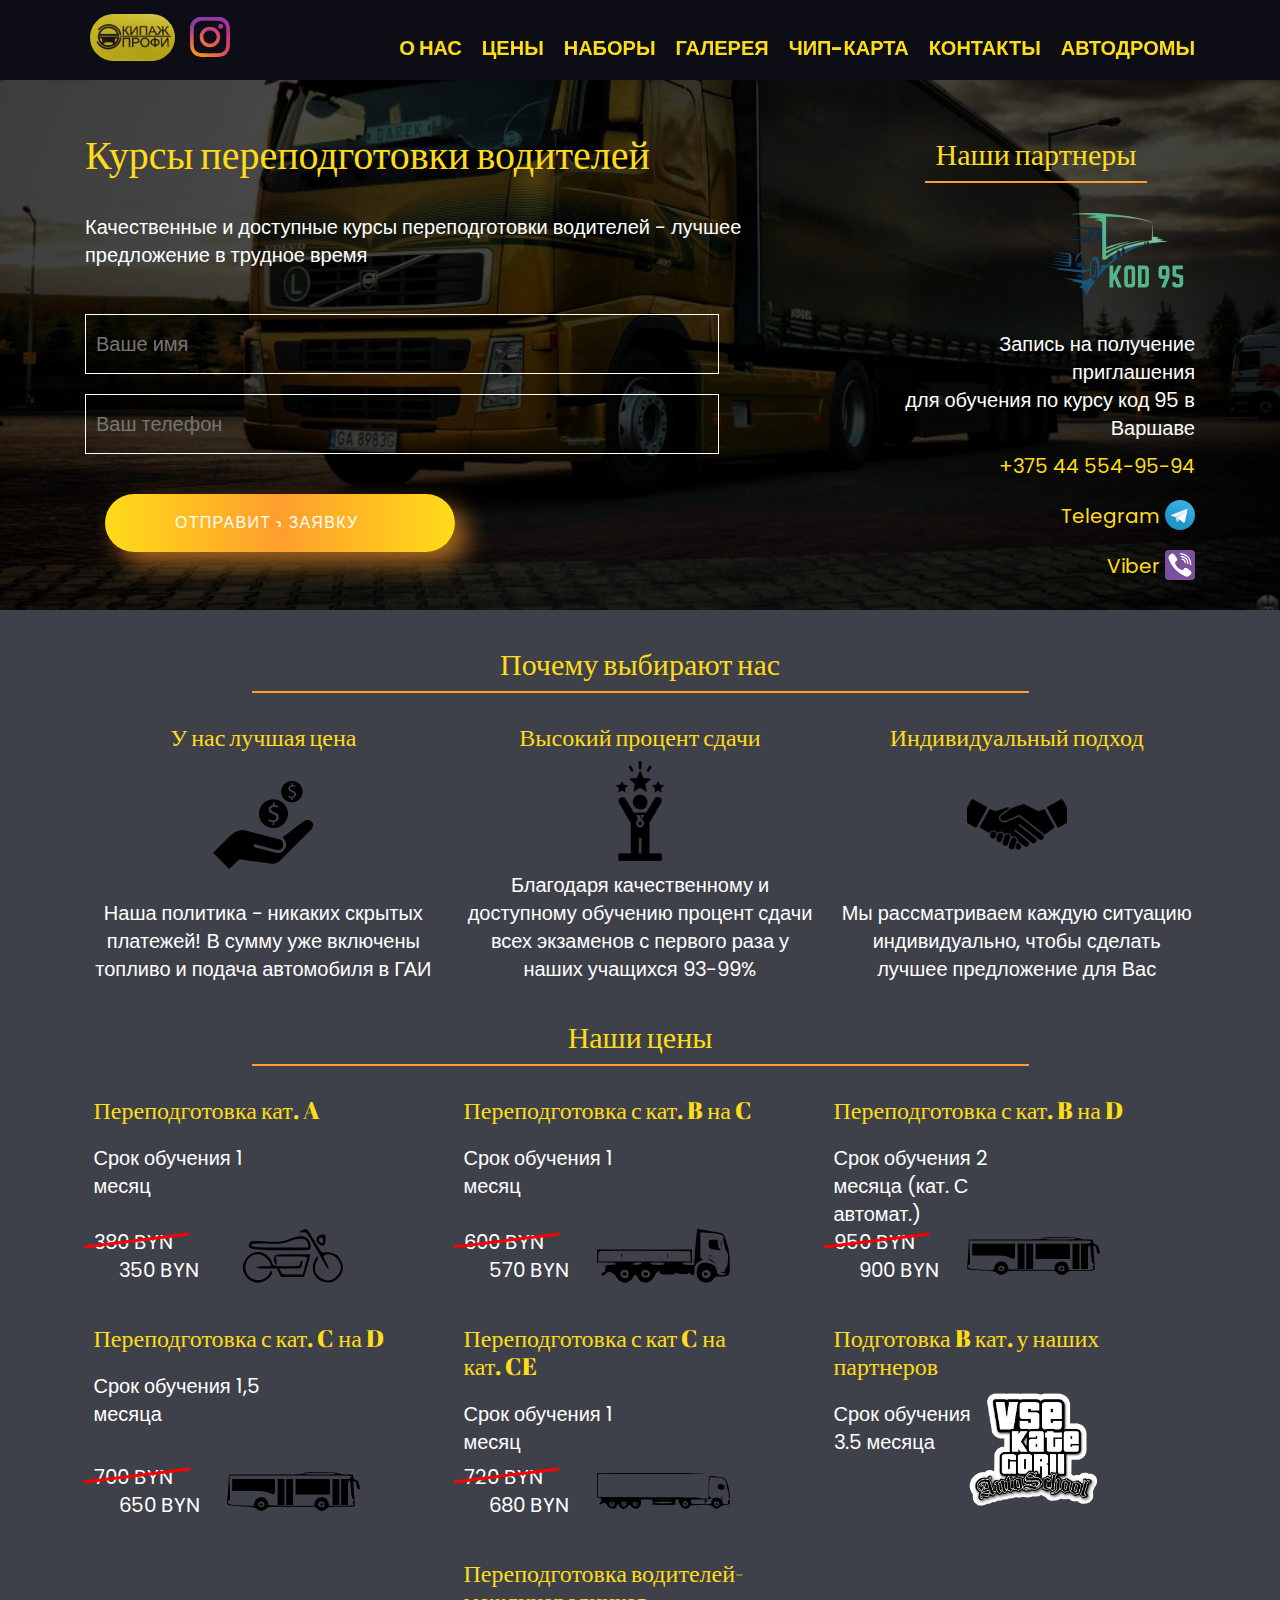
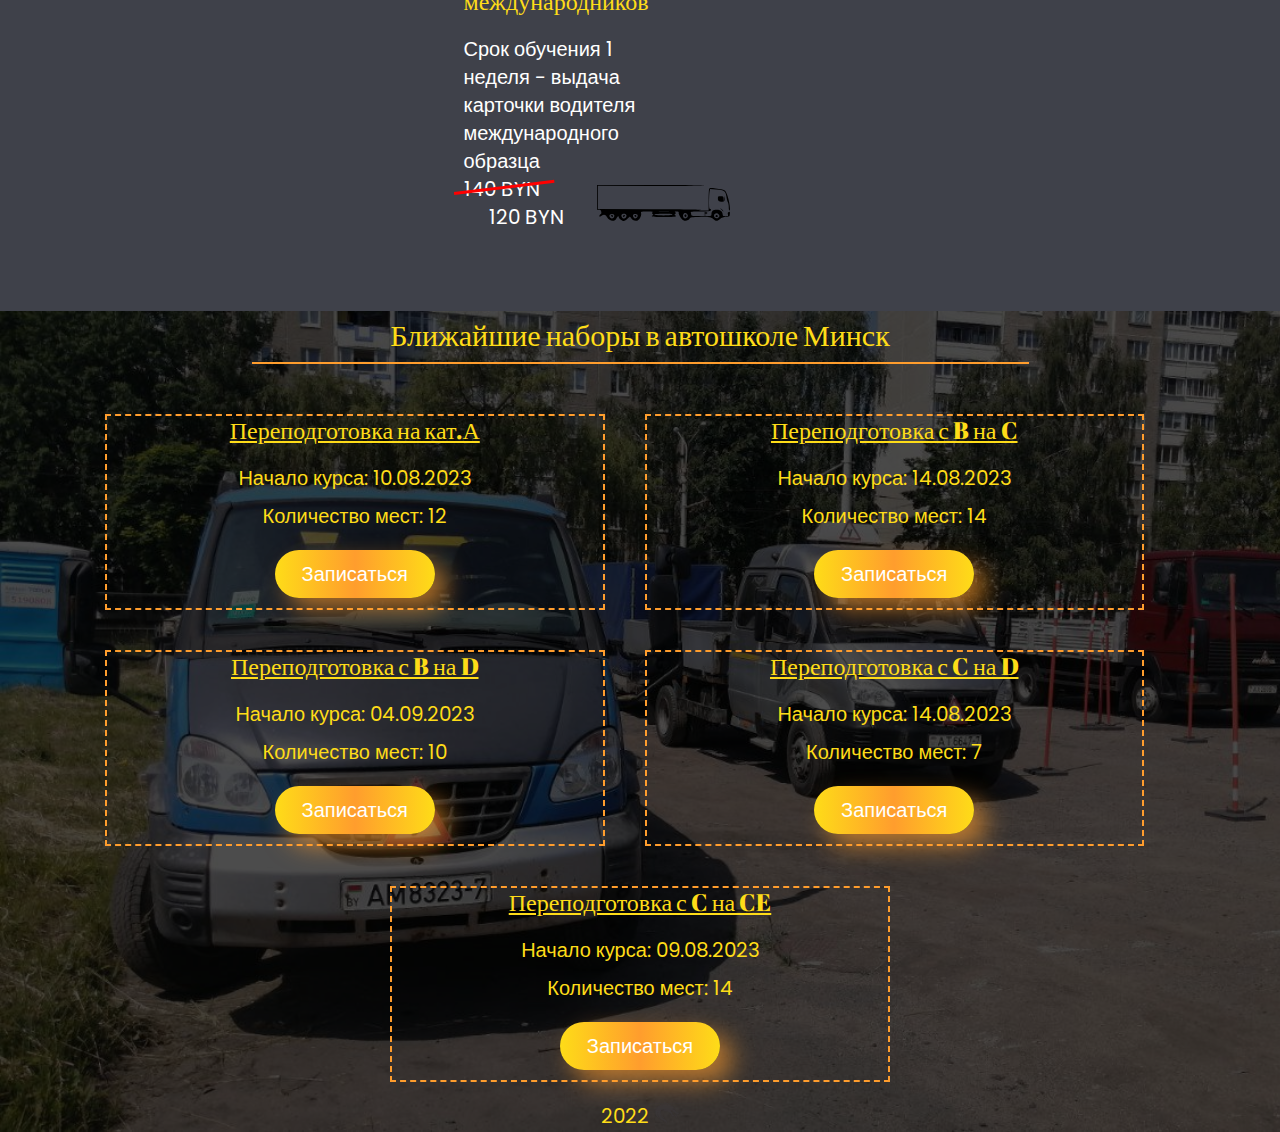
<file: index.html>
<!DOCTYPE html>
<html lang="ru">
  <head>
    <!-- Google Tag Manager -->
    <script>
      (function (w, d, s, l, i) {
        w[l] = w[l] || [];
        w[l].push({ "gtm.start": new Date().getTime(), event: "gtm.js" });
        var f = d.getElementsByTagName(s)[0],
          j = d.createElement(s),
          dl = l != "dataLayer" ? "&l=" + l : "";
        j.async = true;
        j.src = "https://www.googletagmanager.com/gtm.js?id=" + i + dl;
        f.parentNode.insertBefore(j, f);
      })(window, document, "script", "dataLayer", "GTM-NSD8PPF");
    </script>
    <!-- End Google Tag Manager -->
    <meta charset="UTF-8" />
    <meta name="description" content="" />
    <meta http-equiv="X-UA-Compatible" content="IE=edge" />
    <meta
      name="viewport"
      content="minimum-scale=1.0, width=device-width, maximum-scale=1, user-scalable=no"
    />
    <meta
      data-n-head="ssr"
      data-hid="description"
      name="description"
      content="Курсы переподготовки водителей дешево в Минске. Все категории: А, В на С, В на D, С на D, C на CE. Свой автодром, учебные классы в разных частях города с удобным расположением. Индивидуальный подход!"
    />
    <title>Автошкола - Экипаж Профи</title>
    <link rel="shortcut icon" href="img/favicon.png" type="image/x-icon" />

    <link
      href="https://fonts.googleapis.com/css2?family=Abril+Fatface&family=Poppins:wght@400;700&display=swap"
      rel="stylesheet"
    />

    <link rel="stylesheet" href="styles/reset.css" />
    <link rel="stylesheet" href="styles/main-page-style.css" />
    <link rel="stylesheet" href="styles/style.css" />

    <script src="https://code.jquery.com/jquery-3.6.0.min.js" defer></script>
    <script src="slick.min.js" defer></script>
    <script src="scripts/burger-menu.js" defer></script>
    <script src="scripts/change-content.js" defer></script>
    <script src="scripts/scroll.js" defer></script>
    <script src="scripts/send-request.js" defer></script>
  </head>

  <body class="wrapper" id="default">
    <!-- Google Tag Manager (noscript) -->
    <noscript>
      <iframe
        src="https://www.googletagmanager.com/ns.html?id=GTM-NSD8PPF"
        height="0"
        width="0"
        style="display: none; visibility: hidden"
      ></iframe>
    </noscript>
    <!-- End Google Tag Manager (noscript) -->

    <header class="header">
      <div class="container header__body">
        <a href="#default">
          <img
            class="header__logo"
            src="img/logo.jpg"
            alt="логотип автошколы"
          />
        </a>
        <a
          class="header__insta-link"
          href="https://instagram.com/ecipazhprofi?igshid=YmMyMTA2M2Y="
          target="_blank"
        >
          <img src="img/icon__soc/instagram.svg" alt="instagram" />
        </a>

        <nav class="header__menu">
          <ul class="header__list">
            <li><a class="header__link" href="#about">О нас</a></li>
            <li><a class="header__link" href="#prices">Цены</a></li>
            <li><a class="header__link" href="#timing">Наборы</a></li>
            <li><a class="header__link" href="gallery.html">Галерея</a></li>
            <li><a class="header__link" href="chip.html">Чип-карта</a></li>
            <li><a class="header__link" href="contacts.html">Контакты</a></li>
            <li><a class="header__link" href="autodrome.html">Автодромы</a></li>
          </ul>
        </nav>
        <div class="header__burger">
          <span></span>
        </div>
      </div>
    </header>

    <div class="main">
      <section class="preview">
        <div class="preview__bg">
          <div class="container">
            <div class="preview__left" id="form">
              <h1 class="preview__title">Курсы переподготовки водителей</h1>
              <p class="preview__text">
                Качественные и доступные курсы переподготовки водителей - лучшее
                предложение в трудное время
              </p>
              <form
                action="https://avtoskola.by/mail/sender.php"
                class="preview__form"
                method="post"
              >
                <div class="input-group">
                  <input
                    type="text"
                    name="name"
                    required
                    placeholder="Ваше имя"
                  />
                  <label for="name">Ваше имя</label>
                </div>
                <div class="input-group">
                  <input
                    type="tel"
                    name="phone"
                    required
                    placeholder="Ваш телефон"
                  />
                  <label for="phone">Ваш телефон</label>
                </div>
                <button type="button" class="preview__btn btn">
                  Отправить заявку
                </button>
              </form>
            </div>
            <div class="preview__right">
              <h2 class="code__title">Наши партнеры</h2>
              <a href="https://ekipazhprofikod95.pl/" target="_blank">
                <img
                  class="code__logo"
                  src="img/logo95.svg"
                  alt="код 95 логотип"
                />
              </a>
              <div class="code__contacts">
                <p>
                  Запись на получение приглашения
                  <br />
                  для обучения по курсу код 95 в Варшаве
                </p>
                <a href="tel:+375445549594" target="_blank">
                  +375 44 554-95-94
                </a>
                <a
                  class="footer__icons"
                  href="https://t.me/+375256649494"
                  target="_blank"
                >
                  Telegram
                  <img src="img/icon__soc/telegram.svg" alt="telegram" />
                </a>
                <a
                  class="footer__icons"
                  href="viber://chat?number=%2B375296649494"
                  target="_blank"
                >
                  Viber
                  <img src="img/icon__soc/viber.svg" alt="viber" />
                </a>
              </div>
            </div>
          </div>
        </div>
      </section>

      <section class="about" id="about">
        <div class="container">
          <h2 class="about__title">Почему выбирают нас</h2>
          <div class="about__content">
            <div class="about__item">
              <h3 class="_title">У нас лучшая цена</h3>
              <div class="_img">
                <img src="img/price.png" alt="лучшая цена" />
              </div>
              <p class="_text">
                Наша политика - никаких скрытых платежей! В сумму уже включены
                топливо и подача автомобиля в ГАИ
              </p>
            </div>
            <div class="about__item">
              <h3 class="_title">Высокий процент сдачи</h3>
              <div class="_img">
                <img src="img/success.png" alt="высокий процент сдачи" />
              </div>
              <p class="_text">
                Благодаря качественному и доступному обучению процент сдачи всех
                экзаменов с первого раза у наших учащихся 93-99%
              </p>
            </div>
            <div class="about__item">
              <h3 class="_title">Индивидуальный подход</h3>
              <div class="_img">
                <img src="img/handshake.png" alt="индивидуальный подход" />
              </div>
              <p class="_text">
                Мы рассматриваем каждую ситуацию индивидуально, чтобы сделать
                лучшее предложение для Вас
              </p>
            </div>
          </div>
          <div class="about__review">
            <script src="https://res.smartwidgets.ru/app.js" defer></script>
            <div
              class="sw-app"
              data-app="2b92ecc89c6c23dee49bab0d1d0371d1"
            ></div>
          </div>
        </div>
      </section>

      <section class="prices" id="prices">
        <div class="container">
          <h2 class="prices__title">Наши цены</h2>
          <div class="prices__content">
            <div class="prices__item">
              <h3 class="_title">Переподготовка кат. A</h3>
              <p class="_text">Срок обучения 1 месяц</p>
              <div class="price">
                <div class="wrap">
                  <span class="price__text old-price">385 BYN</span>
                  <span class="price__text c-price">350 BYN</span>
                </div>

                <img
                  class="price__img"
                  src="img/icons_cat/moto-a.svg"
                  alt="категория А"
                />
              </div>
            </div>
            <div class="prices__item">
              <h3 class="_title">Переподготовка с кат. B на C</h3>
              <p class="_text">Срок обучения 1 месяц</p>
              <div class="price">
                <div class="wrap">
                  <span class="price__text old-price">590 BYN</span>
                  <span class="price__text c-price">550 BYN</span>
                </div>
                <img
                  class="price__img"
                  src="img/icons_cat/d.svg"
                  alt="Категория Ц"
                />
              </div>
            </div>
            <div class="prices__item">
              <h3 class="_title">Переподготовка с кат. B на D</h3>
              <p class="_text">Срок обучения 2 месяца (кат. С автомат.)</p>
              <div class="price">
                <div class="wrap">
                  <span class="price__text old-price">920 BYN</span>
                  <span class="price__text c-price">850 BYN</span>
                </div>
                <img
                  class="price__img"
                  src="img/icons_cat/bus.svg"
                  alt="Категория Д"
                />
              </div>
            </div>
            <div class="prices__item">
              <h3 class="_title">Переподготовка с кат. C на D</h3>
              <p class="_text">Срок обучения 1,5 месяца</p>
              <div class="price">
                <div class="wrap">
                  <span class="price__text old-price">700 BYN</span>
                  <span class="price__text c-price">650 BYN</span>
                </div>
                <img
                  class="price__img"
                  src="img/icons_cat/bus.svg"
                  alt="Категория Д"
                />
              </div>
            </div>
            <!-- <div class="prices__item sale"> для лейбла акция класс сейл-->
            <div class="prices__item">
              <h3 class="_title">Переподготовка с кат C на кат. CE</h3>
              <p class="_text">Срок обучения 1 месяц</p>
              <div class="price">
                <div class="wrap">
                  <span class="price__text old-price">740 BYN</span>
                  <span class="price__text c-price">680 BYN</span>
                </div>
                <img
                  class="price__img"
                  src="img/icons_cat/fura.svg"
                  alt="Категория Е"
                />
              </div>
            </div>
            <div class="prices__item">
              <h3 class="_title">Подготовка B кат. у наших партнеров</h3>
              <p class="_text">
                Срок обучения
                <br />
                3.5 месяца
              </p>
              <div class="price partners">
                <a href="https://abcde-avto.by/category-b" target="_blank">
                  <img
                    class="price__img"
                    src="img/icons_cat/partners.png"
                    alt="наши партнеры"
                  />
                </a>
              </div>
            </div>
            <div class="prices__item">
              <h3 class="_title">Переподготовка водителей-международников</h3>
              <p class="_text">
                Срок обучения 1 неделя - выдача карточки водителя международного
                образца
              </p>
              <div class="price">
                <div class="wrap">
                  <span class="price__text old-price">140 BYN</span>
                  <span class="price__text c-price">120 BYN</span>
                </div>
                <img
                  class="price__img"
                  src="img/icons_cat/fura.svg"
                  alt="Категория Е"
                />
              </div>
            </div>
          </div>
          <!-- <p class="prices__sale">
            <strong>Внимание !!!</strong>
            Весенний ценопад !!! Только этой весной категория
            Весенний ценопад !!! Только этой весной категория
            <b>СE</b>
            по цене
            <b>640</b>
            рублей!!!
            <a href="tel:+375296649494">+375296649494</a>
          </p> -->
        </div>
      </section>

      <section class="timing" id="timing">
        <div class="timing__bg">
          <div class="container">
            <h2 class="timing__title">Ближайшие наборы в автошколе Минск</h2>
            <div class="timing__wrapper">
              <div class="timing__content">
                <h3 class="timing__discription">Переподготовка на кат.А</h3>
                <p class="timing__text date">Начало курса: 15.06.2023</p>
                <p class="timing__text count">Количество мест: 15</p>
                <a href="#form" class="timing__link">Записаться</a>
              </div>
              <div class="timing__content">
                <h3 class="timing__discription">Переподготовка с B на C</h3>
                <p class="timing__text date">Начало курса: 15.08.2022</p>
                <p class="timing__text count">Количество мест: 8</p>
                <a href="#form" class="timing__link">Записаться</a>
              </div>
              <div class="timing__content">
                <h3 class="timing__discription">Переподготовка с B на D</h3>
                <p class="timing__text date">Начало курса: 15.09.2022</p>
                <p class="timing__text count">Количество мест: 10</p>
                <a href="#form" class="timing__link">Записаться</a>
              </div>
              <div class="timing__content">
                <h3 class="timing__discription">Переподготовка с C на D</h3>
                <p class="timing__text date">Начало курса: 15.09.2022</p>
                <p class="timing__text count">Количество мест: 9</p>
                <a class="timing__link" href="#form">Записаться</a>
              </div>
              <div class="timing__content">
                <h3 class="timing__discription">Переподготовка с C на CE</h3>
                <p class="timing__text date">Начало курса: 12.08.2022</p>
                <p class="timing__text count">Количество мест: 6</p>
                <a href="#form" class="timing__link">Записаться</a>
              </div>
            </div>
          </div>
          <div class="footer__copyright">
            <p>2022</p>
            <a href="https://www.instagram.com/skiffon629/" target="_blank">
              <img src="img/webMaster.png" alt="разработка сайтов" />
            </a>
          </div>
        </div>
      </section>
    </div>
  </body>
</html>
</file>
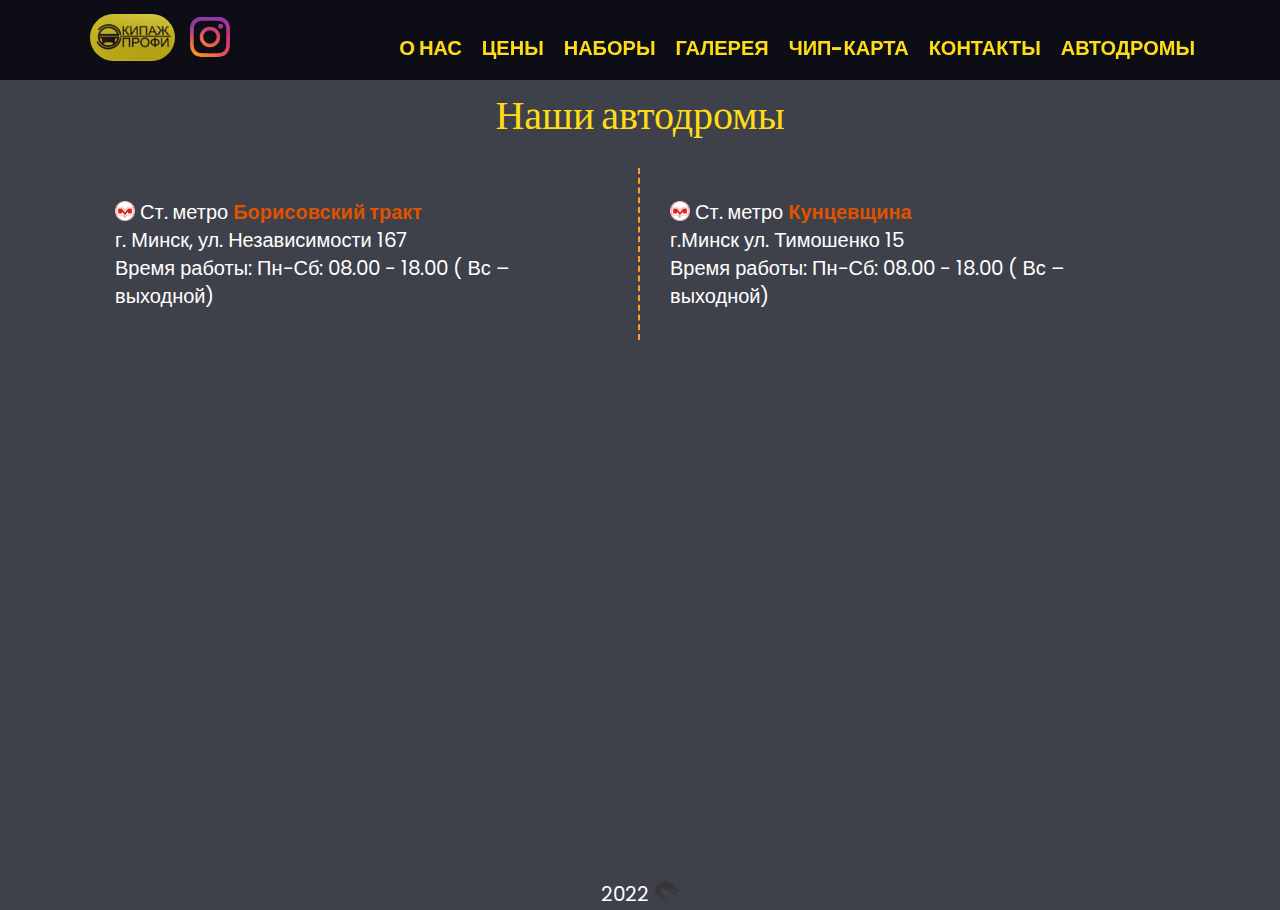
<file: autodrome.html>
<!DOCTYPE html>
<html lang="ru">
  <head>
    <!-- Google Tag Manager -->
    <script>
      (function (w, d, s, l, i) {
        w[l] = w[l] || [];
        w[l].push({ "gtm.start": new Date().getTime(), event: "gtm.js" });
        var f = d.getElementsByTagName(s)[0],
          j = d.createElement(s),
          dl = l != "dataLayer" ? "&l=" + l : "";
        j.async = true;
        j.src = "https://www.googletagmanager.com/gtm.js?id=" + i + dl;
        f.parentNode.insertBefore(j, f);
      })(window, document, "script", "dataLayer", "GTM-NSD8PPF");
    </script>
    <!-- End Google Tag Manager -->
    <meta charset="UTF-8" />
    <meta name="description" content="" />
    <meta http-equiv="X-UA-Compatible" content="IE=edge" />
    <meta
      name="viewport"
      content="minimum-scale=1.0, width=device-width, maximum-scale=1, user-scalable=no"
    />
    <meta
      data-n-head="ssr"
      data-hid="description"
      name="description"
      content="Курсы переподготовки водителей дешево в Минске. Все категории: А, В на С, В на D, С на D, C на CE. Свой автодром, учебные классы в разных частях города с удобным расположением. Индивидуальный подход!"
    />
    <title>Автошкола - Экипаж Профи</title>
    <link rel="shortcut icon" href="img/favicon.png" type="image/x-icon" />

    <link
      href="https://fonts.googleapis.com/css2?family=Abril+Fatface&family=Poppins:wght@400;700&display=swap"
      rel="stylesheet"
    />

    <link rel="stylesheet" href="styles/reset.css" />
    <link rel="stylesheet" href="styles/autodrome.css" />
    <link rel="stylesheet" href="styles/style.css" />

    <script src="https://code.jquery.com/jquery-3.6.0.min.js" defer></script>
    <script src="scripts/burger-menu.js" defer></script>
    <script src="scripts/map-scroll.js" defer></script>
    <script src="scripts/scroll.js" defer></script>
    <script src="scripts/send-request.js" defer></script>
  </head>

  <body class="wrapper" id="default">
    <!-- Google Tag Manager (noscript) -->
    <noscript>
      <iframe
        src="https://www.googletagmanager.com/ns.html?id=GTM-NSD8PPF"
        height="0"
        width="0"
        style="display: none; visibility: hidden"
      ></iframe>
    </noscript>
    <!-- End Google Tag Manager (noscript) -->

    <header class="header">
      <div class="container header__body">
        <a href="index.html">
          <img
            class="header__logo"
            src="img/logo.jpg"
            alt="логотип автошколы"
          />
        </a>
        <a
          class="header__insta-link"
          href="https://instagram.com/ecipazhprofi?igshid=YmMyMTA2M2Y="
          target="_blank"
        >
          <img src="img/icon__soc/instagram.svg" alt="instagram" />
        </a>

        <nav class="header__menu">
          <ul class="header__list">
            <li><a class="header__link" href="index.html#about">О нас</a></li>
            <li><a class="header__link" href="index.html#prices">Цены</a></li>
            <li><a class="header__link" href="index.html#timing">Наборы</a></li>
            <li><a class="header__link" href="gallery.html">Галерея</a></li>
            <li><a class="header__link" href="chip.html">Чип-карта</a></li>
            <li><a class="header__link" href="contacts.html">Контакты</a></li>
            <li><a class="header__link" href="autodrome.html">Автодромы</a></li>
          </ul>
        </nav>
        <div class="header__burger">
          <span></span>
        </div>
      </div>
    </header>

    <footer class="footer" id="contacts">
      <h1 class="footer__title">Наши автодромы</h1>

        <div class="container">
          <div class="footer__content">
            <div class="footer__wrapper">
              <div class="footer__adress">
                <p class="metro">
                  Ст. метро
                  <b>Борисовский тракт</b>
                </p>
                <p>г. Минск, ул. Независимости 167</p>
                <p>
                  Время работы: Пн-Сб: 08.00 - 18.00 ( Вс
                  – выходной)
                </p>
              </div>
            </div>
              <div class="footer__wrapper">
                <div class="footer__adress">
                  <p class="metro">
                    Ст. метро
                    <b>Кунцевщина</b>
                  </p>
                  <p>г.Минск ул. Тимошенко 15</p>
                  <p>Время работы: Пн-Сб: 08.00 - 18.00 ( Вс – выходной)</p>
                </div>
              </div>
            </div>
          </div>
          

          <div class="map">
            <iframe
              src="https://www.google.com/maps/d/embed?mid=1JIKtwop_cPRzpFE2Lo5OZBrXa1BFAGY&ehbc=2E312F"
              width="80%"
              height="100%"
              frameborder="0"
              allowfullscreen=""
              aria-hidden="true"
              tabindex="0"
              style="border: 0"
            ></iframe>
          </div>
        </div>
      </div>

      <div class="footer__copyright">
        <p>2022</p>
        <a href="https://www.instagram.com/skiffon629/" target="_blank">
          <img src="img/webMaster.png" alt="разработка сайтов" />
        </a>
      </div>
    </footer>
  </body>
</html>
</file>
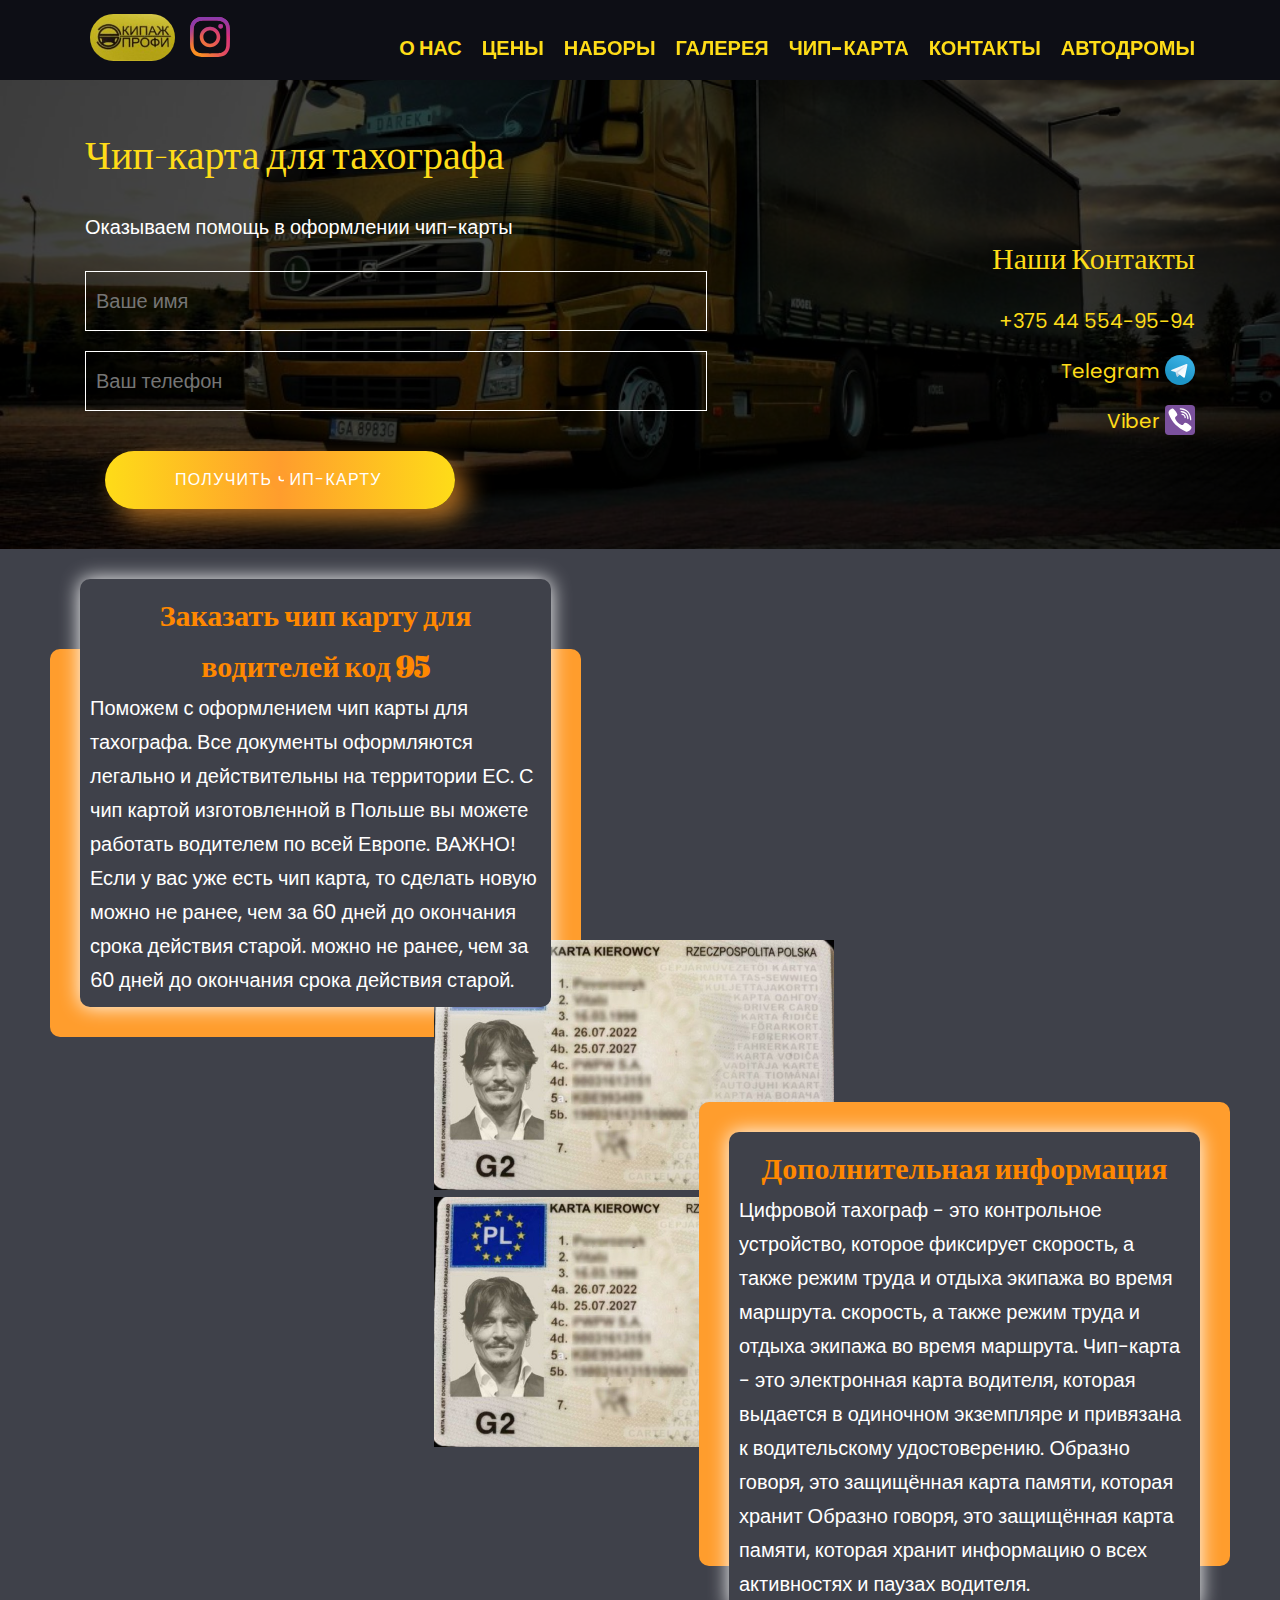
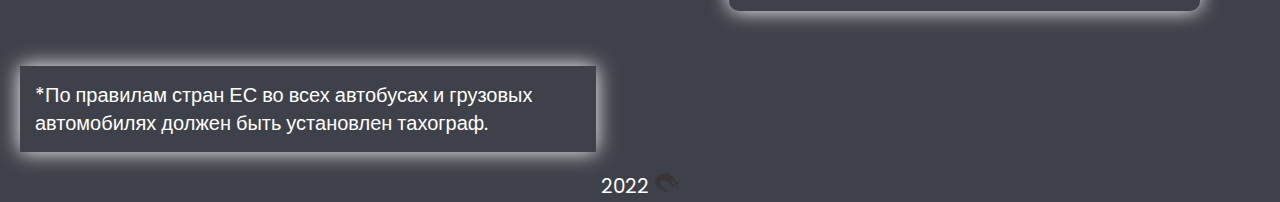
<file: chip.html>
<!DOCTYPE html>
<html lang="ru">
  <head>
    <!-- Google Tag Manager -->
    <script>
      (function (w, d, s, l, i) {
        w[l] = w[l] || [];
        w[l].push({ "gtm.start": new Date().getTime(), event: "gtm.js" });
        var f = d.getElementsByTagName(s)[0],
          j = d.createElement(s),
          dl = l != "dataLayer" ? "&l=" + l : "";
        j.async = true;
        j.src = "https://www.googletagmanager.com/gtm.js?id=" + i + dl;
        f.parentNode.insertBefore(j, f);
      })(window, document, "script", "dataLayer", "GTM-NSD8PPF");
    </script>
    <!-- End Google Tag Manager -->
    <meta charset="UTF-8" />
    <meta name="description" content="" />
    <meta http-equiv="X-UA-Compatible" content="IE=edge" />
    <meta
      name="viewport"
      content="minimum-scale=1.0, width=device-width, maximum-scale=1, user-scalable=no"
    />
    <meta
      data-n-head="ssr"
      data-hid="description"
      name="description"
      content="Курсы переподготовки водителей дешево в Минске. Все категории: А, В на С, В на D, С на D, C на CE. Свой автодром, учебные классы в разных частях города с удобным расположением. Индивидуальный подход!"
    />
    <title>Автошкола - Экипаж Профи</title>
    <link rel="shortcut icon" href="img/favicon.png" type="image/x-icon" />

    <link
      href="https://fonts.googleapis.com/css2?family=Abril+Fatface&family=Poppins:wght@400;700&display=swap"
      rel="stylesheet"
    />

    <link rel="stylesheet" href="styles/reset.css" />
    <link rel="stylesheet" href="styles/chip-styles.css" />
    <link rel="stylesheet" href="styles/style.css" />

    <script src="https://code.jquery.com/jquery-3.6.0.min.js" defer></script>
    <script src="slick.min.js" defer></script>
    <script src="scripts/burger-menu.js" defer></script>
    <script src="scripts/scroll.js" defer></script>
    <script src="scripts/send-request-chip.js" defer></script>
  </head>
  <body class="wrapper" id="default">
    <!-- Google Tag Manager (noscript) -->
    <noscript>
      <iframe
        src="https://www.googletagmanager.com/ns.html?id=GTM-NSD8PPF"
        height="0"
        width="0"
        style="display: none; visibility: hidden"
      ></iframe>
    </noscript>
    <!-- End Google Tag Manager (noscript) -->
    <header class="header">
      <div class="container header__body">
        <a href="index.html">
          <img
            class="header__logo"
            src="img/logo.jpg"
            alt="логотип автошколы"
          />
        </a>
        <a
          class="header__insta-link"
          href="https://instagram.com/ecipazhprofi?igshid=YmMyMTA2M2Y="
          target="_blank"
        >
          <img src="img/icon__soc/instagram.svg" alt="instagram" />
        </a>

        <nav class="header__menu">
          <ul class="header__list">
            <li><a class="header__link" href="index.html#about">О нас</a></li>
            <li><a class="header__link" href="index.html#prices">Цены</a></li>
            <li><a class="header__link" href="index.html#timing">Наборы</a></li>
            <li><a class="header__link" href="gallery.html">Галерея</a></li>
            <li><a class="header__link" href="chip.html">Чип-карта</a></li>
            <li><a class="header__link" href="contacts.html">Контакты</a></li>
            <li><a class="header__link" href="autodrome.html">Автодромы</a></li>
          </ul>
        </nav>
        <div class="header__burger">
          <span></span>
        </div>
      </div>
    </header>
    <div class="main">
      <section class="chip-preview-container">
        <div class="chip-preview-container-bg">
          <div class="chip-preview-wrapper">
            <div class="chip-preview-title">
              <h1>Чип-карта для тахографа</h1>
              <p class="chip-preview-text">
                Оказываем помощь в оформлении чип-карты
              </p>
              <form
                action="https://avtoskola.by/mail/sender-chip.php"
                class="chip-preview__form"
                method="post"
              >
                <div class="input-group">
                  <input
                    type="text"
                    name="name"
                    required
                    placeholder="Ваше имя"
                  />
                  <label for="name">Ваше имя</label>
                </div>
                <div class="input-group">
                  <input
                    type="tel"
                    name="phone"
                    required
                    placeholder="Ваш телефон"
                  />
                  <label for="phone">Ваш телефон</label>
                </div>
                <button type="button" class="chip-preview-button">
                  Получить чип-карту
                </button>
              </form>
            </div>
            <div class="code__contacts">
              <h2>Наши Контакты</h2>
              <a href="tel:+375445549594" target="_blank">+375 44 554-95-94</a>
              <a
                class="footer__icons"
                href="https://t.me/+375256649494"
                target="_blank"
              >
                Telegram
                <img src="img/icon__soc/telegram.svg" alt="telegram" />
              </a>
              <a
                class="footer__icons"
                href="viber://chat?number=%2B375296649494"
                target="_blank"
              >
                Viber
                <img src="img/icon__soc/viber.svg" alt="viber" />
              </a>
            </div>
            <!-- </div> -->
          </div>
        </div>
      </section>

      <section class="chip-info">
        <div class="chip-info__left">
          <div class="chip-info-maintext">
            <h2>Заказать чип карту для водителей код 95</h2>
            <p class="chip-info-text">
              Поможем с оформлением чип карты для тахографа. Все документы
              оформляются легально и действительны на территории ЕС. С чип
              картой изготовленной в Польше вы можете работать водителем по всей
              Европе. ВАЖНО! Если у вас уже есть чип карта, то сделать новую
              можно не ранее, чем за 60 дней до окончания срока действия старой.
              можно не ранее, чем за 60 дней до окончания срока действия старой.
            </p>
          </div>
          <div class="chip-info__center chip-info-img">
            <img src="img/chip-card-image.jpg" alt="chip card" />
            <img src="img/chip-card-image.jpg" alt="chip card" />
          </div>
        </div>
        <div class="chip-info__right">
          <div class="chip-info-subtext">
            <h2>Дополнительная информация</h2>
            <p>
              Цифровой тахограф - это контрольное устройство, которое фиксирует
              скорость, а также режим труда и отдыха экипажа во время маршрута.
              скорость, а также режим труда и отдыха экипажа во время маршрута.
              Чип-карта - это электронная карта водителя, которая выдается в
              одиночном экземпляре и привязана к водительскому удостоверению.
              Образно говоря, это защищённая карта памяти, которая хранит
              Образно говоря, это защищённая карта памяти, которая хранит
              информацию о всех активностях и паузах водителя.
            </p>
          </div>
        </div>
      </section>
      <div class="chip-info-warning">
        <span>
          *По правилам стран ЕС во всех автобусах и грузовых автомобилях должен
          быть установлен тахограф.
        </span>
      </div>
      <div class="footer__copyright">
        <p>2022</p>
        <a href="https://www.instagram.com/skiffon629/" target="_blank">
          <img src="img/webMaster.png" alt="разработка сайтов" />
        </a>
      </div>
    </div>
  </body>
</html>
</file>
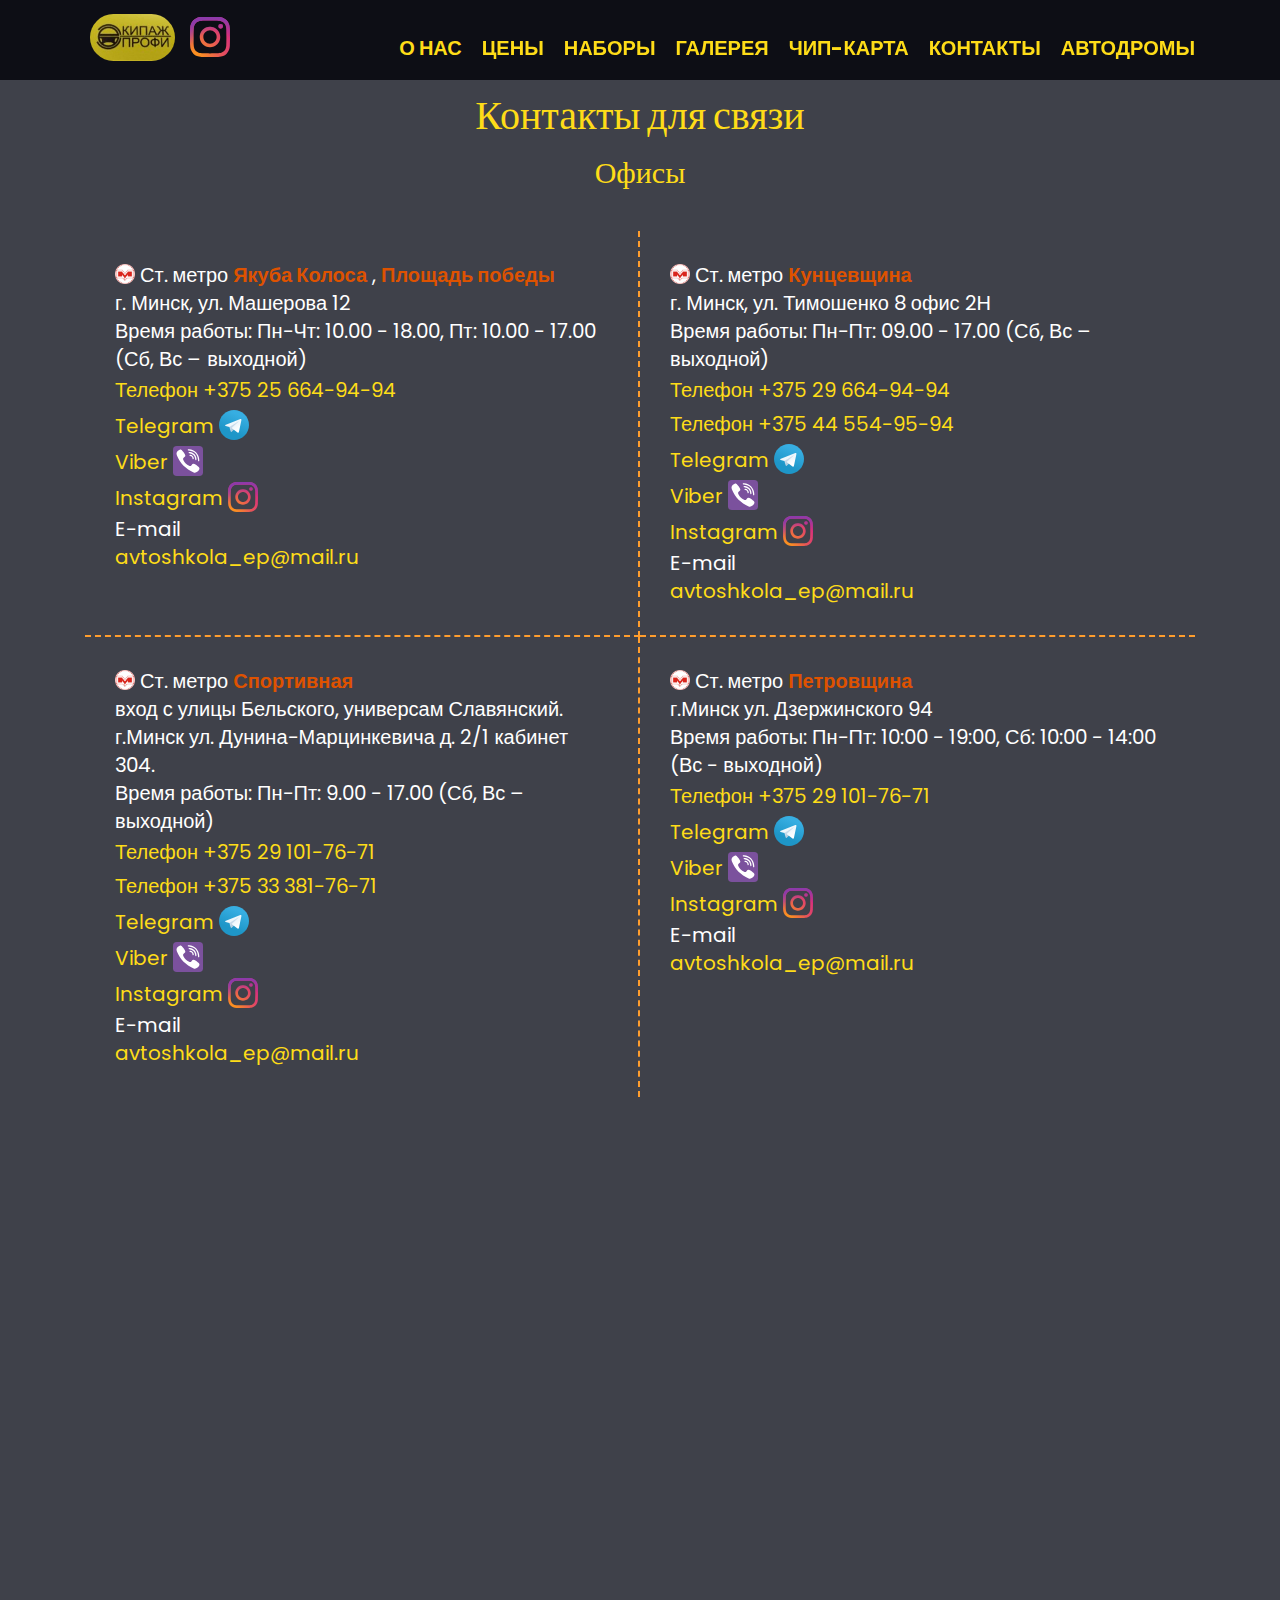
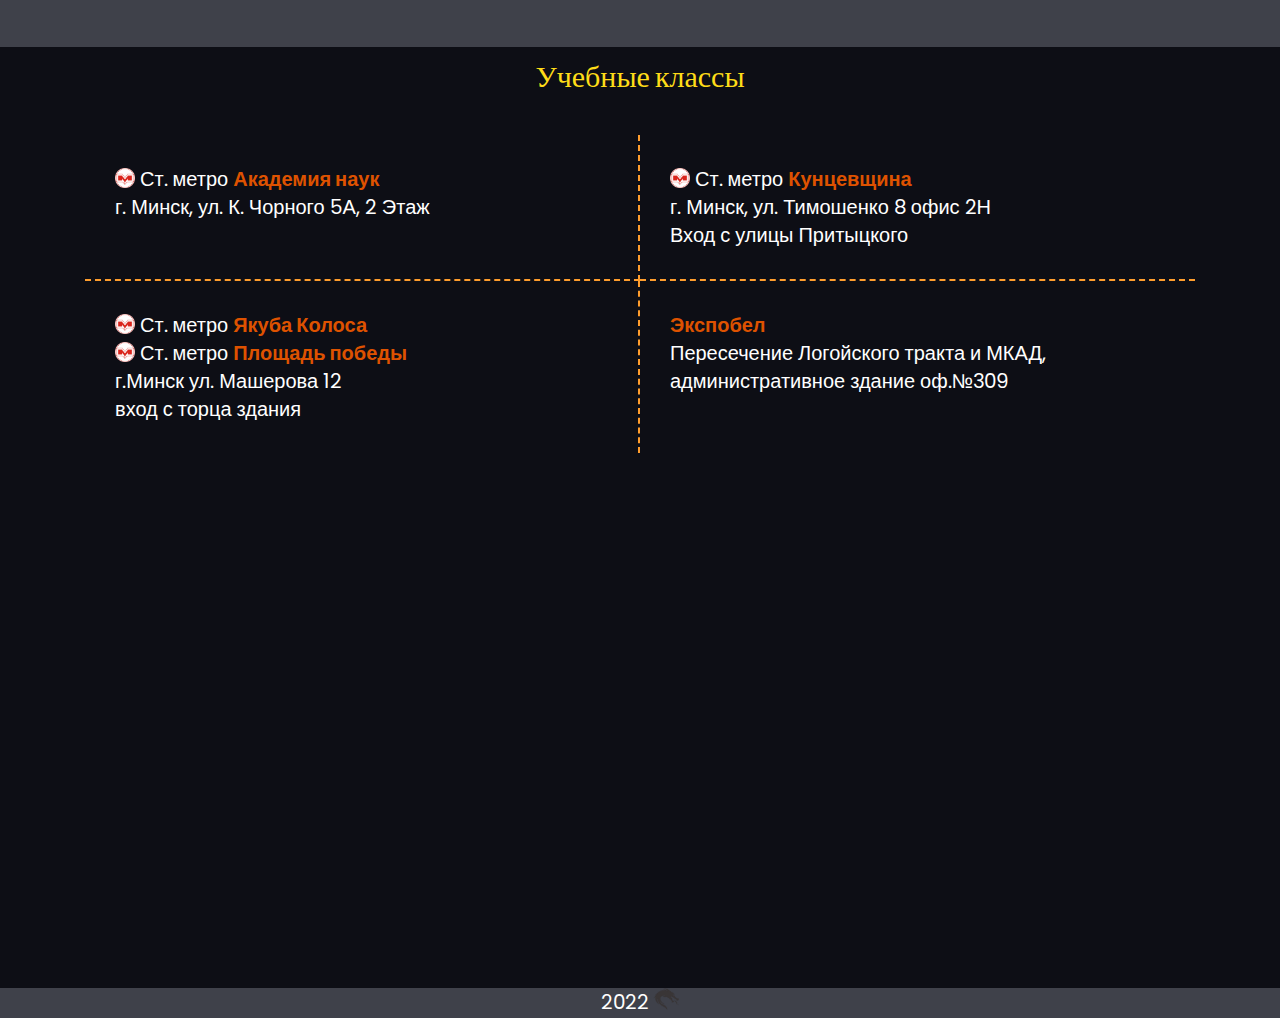
<file: contacts.html>
<!DOCTYPE html>
<html lang="ru">
  <head>
    <!-- Google Tag Manager -->
    <script>
      (function (w, d, s, l, i) {
        w[l] = w[l] || [];
        w[l].push({ "gtm.start": new Date().getTime(), event: "gtm.js" });
        var f = d.getElementsByTagName(s)[0],
          j = d.createElement(s),
          dl = l != "dataLayer" ? "&l=" + l : "";
        j.async = true;
        j.src = "https://www.googletagmanager.com/gtm.js?id=" + i + dl;
        f.parentNode.insertBefore(j, f);
      })(window, document, "script", "dataLayer", "GTM-NSD8PPF");
    </script>
    <!-- End Google Tag Manager -->
    <meta charset="UTF-8" />
    <meta name="description" content="" />
    <meta http-equiv="X-UA-Compatible" content="IE=edge" />
    <meta
      name="viewport"
      content="minimum-scale=1.0, width=device-width, maximum-scale=1, user-scalable=no"
    />
    <meta
      data-n-head="ssr"
      data-hid="description"
      name="description"
      content="Курсы переподготовки водителей дешево в Минске. Все категории: А, В на С, В на D, С на D, C на CE. Свой автодром, учебные классы в разных частях города с удобным расположением. Индивидуальный подход!"
    />
    <title>Автошкола - Экипаж Профи</title>
    <link rel="shortcut icon" href="img/favicon.png" type="image/x-icon" />

    <link
      href="https://fonts.googleapis.com/css2?family=Abril+Fatface&family=Poppins:wght@400;700&display=swap"
      rel="stylesheet"
    />

    <link rel="stylesheet" href="styles/reset.css" />
    <link rel="stylesheet" href="styles/contacts.css" />
    <link rel="stylesheet" href="styles/style.css" />

    <script src="https://code.jquery.com/jquery-3.6.0.min.js" defer></script>
    <script src="scripts/burger-menu.js" defer></script>
    <script src="scripts/map-scroll.js" defer></script>
    <script src="scripts/scroll.js" defer></script>
    <script src="scripts/send-request.js" defer></script>
  </head>

  <body class="wrapper" id="default">
    <!-- Google Tag Manager (noscript) -->
    <noscript>
      <iframe
        src="https://www.googletagmanager.com/ns.html?id=GTM-NSD8PPF"
        height="0"
        width="0"
        style="display: none; visibility: hidden"
      ></iframe>
    </noscript>
    <!-- End Google Tag Manager (noscript) -->

    <header class="header">
      <div class="container header__body">
        <a href="index.html">
          <img
            class="header__logo"
            src="img/logo.jpg"
            alt="логотип автошколы"
          />
        </a>
        <a
          class="header__insta-link"
          href="https://instagram.com/ecipazhprofi?igshid=YmMyMTA2M2Y="
          target="_blank"
        >
          <img src="img/icon__soc/instagram.svg" alt="instagram" />
        </a>

        <nav class="header__menu">
          <ul class="header__list">
            <li><a class="header__link" href="index.html#about">О нас</a></li>
            <li><a class="header__link" href="index.html#prices">Цены</a></li>
            <li><a class="header__link" href="index.html#timing">Наборы</a></li>
            <li><a class="header__link" href="gallery.html">Галерея</a></li>
            <li><a class="header__link" href="chip.html">Чип-карта</a></li>
            <li><a class="header__link" href="contacts.html">Контакты</a></li>
            <li><a class="header__link" href="autodrome.html">Автодромы</a></li>
          </ul>
        </nav>
        <div class="header__burger">
          <span></span>
        </div>
      </div>
    </header>

    <footer class="footer" id="contacts">
      <h1 class="footer__title">Контакты для связи</h1>

      <div class="footer__offices">
        <div class="container">
          <h2 class="footer__subtitle">Офисы</h2>

          <div class="footer__content">
            <div class="footer__wrapper">
              <div class="footer__adress">
                <p class="metro">
                  Ст. метро
                  <b>Якуба Колоса</b>
                  ,
                  <b>Площадь победы</b>
                </p>
                <p>г. Минск, ул. Машерова 12</p>
                <p>
                  Время работы: Пн-Чт: 10.00 - 18.00, Пт: 10.00 - 17.00 (Сб, Вс
                  – выходной)
                </p>
              </div>
              <div class="footer__phone">
                <a href="tel:+375256649494" target="_blank">
                  Телефон +375 25 664-94-94
                  <i class="fa-solid fa-phone"></i>
                </a>

                <a
                  class="footer__icons"
                  href="https://t.me/+375256649494"
                  target="_blank"
                >
                  Telegram
                  <img src="img/icon__soc/telegram.svg" alt="telegram" />
                </a>
                <a
                  class="footer__icons"
                  href="viber://chat?number=%2B375296649494"
                  target="_blank"
                >
                  Viber
                  <img src="img/icon__soc/viber.svg" alt="viber" />
                </a>
                <a
                  class="footer__icons"
                  href="https://instagram.com/ecipazhprofi?igshid=YmMyMTA2M2Y="
                  target="_blank"
                >
                  Instagram
                  <img src="img/icon__soc/instagram.svg" alt="instagram" />
                </a>
              </div>
              <div class="footer__email">
                <p>E-mail</p>
                <a href="mailto:avtoshkola_ep@mail.ru">
                  avtoshkola_ep@mail.ru
                  <i class="fa-solid fa-envelope"></i>
                </a>
              </div>
            </div>
            <div class="footer__wrapper">
              <div class="footer__adress">
                <p class="metro">
                  Ст. метро
                  <b>Кунцевщина</b>
                </p>
                <p>г. Минск, ул. Тимошенко 8 офис 2Н</p>
                <p>Время работы: Пн-Пт: 09.00 - 17.00 (Сб, Вс – выходной)</p>
              </div>
              <div class="footer__phone">
                <a href="tel:+375296649494" target="_blank">
                  Телефон +375 29 664-94-94
                  <i class="fa-solid fa-phone"></i>
                </a>
                <a href="tel:+375445549594" target="_blank">
                  Телефон +375 44 554-95-94
                  <i class="fa-solid fa-phone"></i>
                </a>
                <a
                  class="footer__icons"
                  href="https://t.me/+375256649494"
                  target="_blank"
                >
                  Telegram
                  <img src="img/icon__soc/telegram.svg" alt="telegram" />
                </a>
                <a
                  class="footer__icons"
                  href="viber://chat?number=%2B375296649494"
                  target="_blank"
                >
                  Viber
                  <img src="img/icon__soc/viber.svg" alt="viber" />
                </a>
                <a
                  class="footer__icons"
                  href="https://instagram.com/ecipazhprofi?igshid=YmMyMTA2M2Y="
                  target="_blank"
                >
                  Instagram
                  <img src="img/icon__soc/instagram.svg" alt="instagram" />
                </a>
              </div>
              <div class="footer__email">
                <p>E-mail</p>
                <a href="mailto:avtoshkola_ep@mail.ru">
                  avtoshkola_ep@mail.ru
                  <i class="fa-solid fa-envelope"></i>
                </a>
              </div>
            </div>
            <div class="footer__wrapper">
              <div class="footer__adress">
                <p class="metro">
                  Ст. метро
                  <b>Спортивная</b>
                </p>
                <p>вход с улицы Бельского, универсам Славянский.</p>
                <p>г.Минск ул. Дунина-Марцинкевича д. 2/1 кабинет 304.</p>
                <p>Время работы: Пн-Пт: 9.00 - 17.00 (Сб, Вс – выходной)</p>
              </div>
              <div class="footer__phone">
                <a href="tel:+375291017671" target="_blank">
                  Телефон +375 29 101-76-71
                </a>
                <a href="tel:+375333817671" target="_blank">
                  Телефон +375 33 381-76-71
                </a>
                <a
                  class="footer__icons"
                  href="https://t.me/+375256649494"
                  target="_blank"
                >
                  Telegram
                  <img src="img/icon__soc/telegram.svg" alt="telegram" />
                </a>
                <a
                  class="footer__icons"
                  href="viber://chat?number=%2B375296649494"
                  target="_blank"
                >
                  Viber
                  <img src="img/icon__soc/viber.svg" alt="viber" />
                </a>
                <a
                  class="footer__icons"
                  href="https://instagram.com/ecipazhprofi?igshid=YmMyMTA2M2Y="
                  target="_blank"
                >
                  Instagram
                  <img src="img/icon__soc/instagram.svg" alt="instagram" />
                </a>
              </div>
              <div class="footer__email">
                <p>E-mail</p>
                <a href="mailto:avtoshkola_ep@mail.ru">
                  avtoshkola_ep@mail.ru
                  <i class="fa-solid fa-envelope"></i>
                </a>
              </div>
            </div>
            <div class="footer__wrapper">
              <div class="footer__adress">
                <p class="metro">
                  Ст. метро
                  <b>Петровщина</b>
                </p>
                <p>г.Минск ул. Дзержинского 94</p>
                <p>
                  Время работы: Пн-Пт: 10:00 - 19:00, Сб: 10:00 - 14:00 (Вс -
                  выходной)
                </p>
              </div>
              <div class="footer__phone">
                <a href="tel:+375291017671" target="_blank">
                  Телефон +375 29 101-76-71
                </a>
                <a
                  class="footer__icons"
                  href="https://t.me/+375256649494"
                  target="_blank"
                >
                  Telegram
                  <img src="img/icon__soc/telegram.svg" alt="telegram" />
                </a>
                <a
                  class="footer__icons"
                  href="viber://chat?number=%2B375296649494"
                  target="_blank"
                >
                  Viber
                  <img src="img/icon__soc/viber.svg" alt="viber" />
                </a>
                <a
                  class="footer__icons"
                  href="https://instagram.com/ecipazhprofi?igshid=YmMyMTA2M2Y="
                  target="_blank"
                >
                  Instagram
                  <img src="img/icon__soc/instagram.svg" alt="instagram" />
                </a>
              </div>
              <div class="footer__email">
                <p>E-mail</p>
                <a href="mailto:avtoshkola_ep@mail.ru">
                  avtoshkola_ep@mail.ru
                  <i class="fa-solid fa-envelope"></i>
                </a>
              </div>
            </div>
          </div>

          <div class="map">
            <iframe
              src="https://www.google.com/maps/d/u/0/embed?mid=1pUlEdJ-BdgTRSDaSpOjmg9IeQbJMjuY&ehbc=2E312F"
              width="80%"
              height="100%"
              frameborder="0"
              allowfullscreen=""
              aria-hidden="true"
              tabindex="0"
              style="border: 0"
            ></iframe>
          </div>
        </div>
      </div>

      <div class="footer__classes">
        <div class="container">
          <h2 class="footer__subtitle">Учебные классы</h2>

          <div class="footer__content">
            <div class="footer__wrapper">
              <div class="footer__adress">
                <p class="metro">
                  Ст. метро
                  <b>Академия наук</b>
                </p>
                <p>г. Минск, ул. К. Чорного 5А, 2 Этаж</p>
              </div>
            </div>
            <div class="footer__wrapper">
              <div class="footer__adress">
                <p class="metro">
                  Ст. метро
                  <b>Кунцевщина</b>
                </p>
                <p>г. Минск, ул. Тимошенко 8 офис 2Н</p>
                <p>Вход с улицы Притыцкого</p>
              </div>
            </div>
            <div class="footer__wrapper">
              <div class="footer__adress">
                <p class="metro">
                  Ст. метро
                  <b>Якуба Колоса</b>
                </p>
                <p class="metro">
                  Ст. метро
                  <b>Площадь победы</b>
                </p>
                <p>г.Минск ул. Машерова 12</p>
                <p>вход с торца здания</p>
              </div>
            </div>
            <div class="footer__wrapper">
              <div class="footer__adress">
                <p>
                  <b>Экспобел</b>
                </p>
                <p>
                  Пересечение Логойского тракта и МКАД, административное здание
                  оф.№309
                </p>
              </div>
            </div>
          </div>

          <div class="map">
            <iframe
              src="https://www.google.com/maps/d/u/0/embed?mid=1c5m_k18lR_Xl1s-UP8MRhFPadbKl8ss&ehbc=2E312F"
              width="80%"
              height="100%"
              frameborder="0"
              allowfullscreen=""
              aria-hidden="true"
              tabindex="0"
              style="border: 0"
            ></iframe>
          </div>
        </div>
      </div>
      <div class="footer__copyright">
        <p>2022</p>
        <a href="https://www.instagram.com/skiffon629/" target="_blank">
          <img src="img/webMaster.png" alt="разработка сайтов" />
        </a>
      </div>
    </footer>
  </body>
</html>
</file>
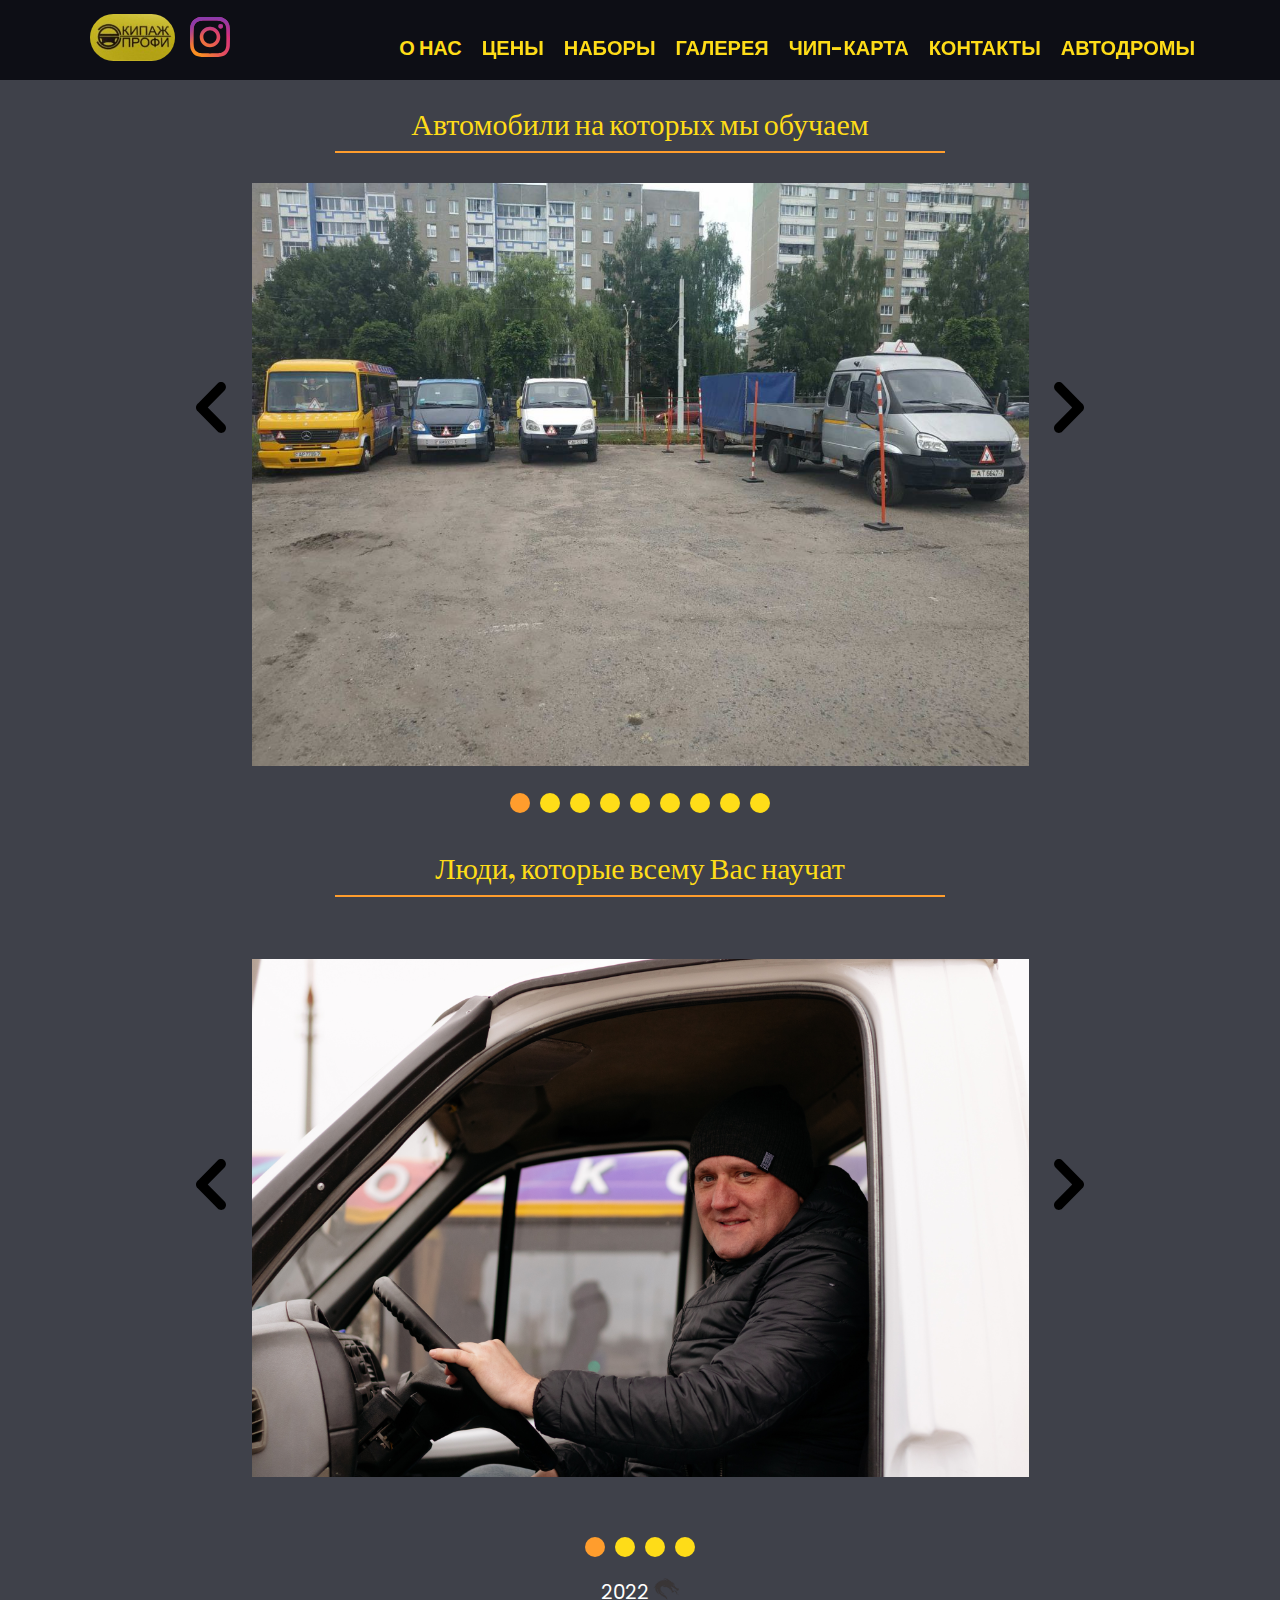
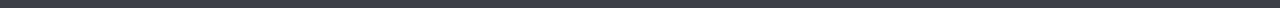
<file: gallery.html>
<!DOCTYPE html>
<html lang="ru">
  <head>
    <!-- Google Tag Manager -->
    <script>
      (function (w, d, s, l, i) {
        w[l] = w[l] || [];
        w[l].push({ "gtm.start": new Date().getTime(), event: "gtm.js" });
        var f = d.getElementsByTagName(s)[0],
          j = d.createElement(s),
          dl = l != "dataLayer" ? "&l=" + l : "";
        j.async = true;
        j.src = "https://www.googletagmanager.com/gtm.js?id=" + i + dl;
        f.parentNode.insertBefore(j, f);
      })(window, document, "script", "dataLayer", "GTM-NSD8PPF");
    </script>
    <!-- End Google Tag Manager -->
    <meta charset="UTF-8" />
    <meta name="description" content="" />
    <meta http-equiv="X-UA-Compatible" content="IE=edge" />
    <meta
      name="viewport"
      content="minimum-scale=1.0, width=device-width, maximum-scale=1, user-scalable=no"
    />
    <meta
      data-n-head="ssr"
      data-hid="description"
      name="description"
      content="Курсы переподготовки водителей дешево в Минске. Все категории: А, В на С, В на D, С на D, C на CE. Свой автодром, учебные классы в разных частях города с удобным расположением. Индивидуальный подход!"
    />
    <title>Автошкола - Экипаж Профи</title>
    <link rel="shortcut icon" href="img/favicon.png" type="image/x-icon" />

    <link
      href="https://fonts.googleapis.com/css2?family=Abril+Fatface&family=Poppins:wght@400;700&display=swap"
      rel="stylesheet"
    />

    <link rel="stylesheet" href="styles/reset.css" />
    <link rel="stylesheet" href="styles/gallery-styles.css" />
    <link rel="stylesheet" href="styles/style.css" />

    <script src="https://code.jquery.com/jquery-3.6.0.min.js" defer></script>
    <script src="slick.min.js" defer></script>
    <script src="scripts/burger-menu.js" defer></script>
    <script src="scripts/scroll.js" defer></script>
    <script src="scripts/slider.js" defer></script>
  </head>
  <body class="wrapper" id="default">
    <!-- Google Tag Manager (noscript) -->
    <noscript>
      <iframe
        src="https://www.googletagmanager.com/ns.html?id=GTM-NSD8PPF"
        height="0"
        width="0"
        style="display: none; visibility: hidden"
      ></iframe>
    </noscript>
    <!-- End Google Tag Manager (noscript) -->
    <header class="header">
      <div class="container header__body">
        <a href="index.html">
          <img
            class="header__logo"
            src="img/logo.jpg"
            alt="логотип автошколы"
          />
        </a>
        <a
          class="header__insta-link"
          href="https://instagram.com/ecipazhprofi?igshid=YmMyMTA2M2Y="
          target="_blank"
        >
          <img src="img/icon__soc/instagram.svg" alt="instagram" />
        </a>

        <nav class="header__menu">
          <ul class="header__list">
            <li><a class="header__link" href="index.html#about">О нас</a></li>
            <li><a class="header__link" href="index.html#prices">Цены</a></li>
            <li><a class="header__link" href="index.html#timing">Наборы</a></li>
            <li><a class="header__link" href="gallery.html">Галерея</a></li>
            <li><a class="header__link" href="chip.html">Чип-карта</a></li>
            <li><a class="header__link" href="contacts.html">Контакты</a></li>
            <li><a class="header__link" href="autodrome.html">Автодромы</a></li>
          </ul>
        </nav>
        <div class="header__burger">
          <span></span>
        </div>
      </div>
    </header>
    <div class="main">
      <section class="auto" id="auto">
        <div class="container">
          <h2 class="auto__title">Автомобили на которых мы обучаем</h2>
          <div class="auto__slider">
            <div class="auto__content slide">
              <img class="auto__img" src="img/car/1.jpg" alt="Наши машины" />
            </div>
            <div class="auto__content slide">
              <img class="auto__img" src="img/car/2.jpg" alt="Наши машины" />
            </div>
            <div class="auto__content slide">
              <img class="auto__img" src="img/car/3.jpg" alt="Наши машины" />
            </div>
            <div class="auto__content slide">
              <img class="auto__img" src="img/car/4.jpg" alt="Наши машины" />
            </div>
            <div class="auto__content slide">
              <img class="auto__img" src="img/car/5.jpg" alt="Наши машины" />
            </div>
            <div class="auto__content slide">
              <img class="auto__img" src="img/car/6.jpg" alt="Наши машины" />
            </div>
            <div class="auto__content slide">
              <img class="auto__img" src="img/car/7.jpg" alt="Наши машины" />
            </div>
            <div class="auto__content slide">
              <img class="auto__img" src="img/car/8.jpg" alt="Наши машины" />
            </div>
            <div class="auto__content slide">
              <img class="auto__img" src="img/car/9.jpg" alt="Наши машины" />
            </div>
          </div>
        </div>
      </section>

      <section class="teachers" id="teachers">
        <div class="container">
          <h2 class="teachers__title">Люди, которые всему Вас научат</h2>
          <div class="teachers__wrapper">
            <div class="teachers__card">
              <img
                class="card__img"
                src="img/teachers/2.jpg"
                alt="Пискун Алексей Сергеевич"
              />
              <div class="card__content">
                <h3 class="card__title">Пискун Алексей Сергеевич, 42 года.</h3>
                <p class="card__text">
                  Стаж вождения 24 года. Инструктор по вождению экстра-класса
                  более 12лет. Категории А, А1, B, C, D, BE, CE, DE
                </p>
              </div>
            </div>
            <div class="teachers__card">
              <img
                class="card__img"
                src="img/teachers/3.jpg"
                alt="Ахремкин Сергей Сергеевич"
              />
              <div class="card__content">
                <h3 class="card__title">Ахремкин Сергей Сергеевич, 43 года</h3>
                <p class="card__text">
                  Стаж вождения 25лет. Работает инструктором более 20 лет.
                  Категории А, А1, B, C, D, BE, CE, DE
                </p>
              </div>
            </div>
            <div class="teachers__card">
              <img
                class="card__img"
                src="img/teachers/4.jpg"
                alt="Романенко Сергей Игоревич"
              />
              <div class="card__content">
                <h3 class="card__title">Романенко Сергей Игоревич, 38 лет</h3>
                <p class="card__text">
                  Стаж вождения 20 лет. Опыт работы инструктором 8 лет.
                  Категории А, В, С, D, E, BE, CE, DE
                </p>
              </div>
            </div>
            <div class="teachers__card">
              <img
                class="card__img"
                src="img/teachers/5.jpg"
                alt="Жибуль Андрей Вячеславович"
              />
              <div class="card__content">
                <h3 class="card__title">Жибуль Андрей Вячеславович, 40 лет</h3>
                <p class="card__text">
                  Стаж вождения 22 лет. Опыт работы инструктором 13 лет.
                  Категории A, B, C, D, BE, CE, DE
                </p>
              </div>
            </div>
          </div>
          <div class="footer__copyright">
            <p>2022</p>
            <a href="https://www.instagram.com/skiffon629/" target="_blank">
              <img src="img/webMaster.png" alt="разработка сайтов" />
            </a>
          </div>
        </div>
      </section>
    </div>
    <!-- footer -->
  </body>
</html>
</file>
<file: styles/main-page-style.css>
/* preview styles */
h2:after {
  content: "";
  position: absolute;
  bottom: -10px;
  height: 2px;
  width: 70%;
  background-color: #ff9d2d;
}

@media screen and (max-width: 769px) {
  h2:after {
    bottom: -5px;
  }
}

.preview {
  background: url('../img/header.jpg') 50% 17% no-repeat;
  background-size: cover;
  color: #ffffff;
  margin-top: -100px;
  position: relative;
}

.preview::after {
  content: '';
  position: absolute;
  z-index: 10;
  top: 0;
  left: 0;
  width: 100%;
  height: 100%;
  background: rgba(51, 51, 51, 0.9) url('../img/spinner.gif') center / 50px no-repeat;
  opacity: 0;
  visibility: hidden;
  transition: all 0.5s ease 0;
}

.preview._sending::after {
  opacity: 1;
  visibility: visible;
}

.preview__bg,
.timing__bg {
  background-color: rgba(0, 0, 0, 0.7)
}

.preview__bg>.container {
  display: flex;
  padding-top: 240px;
}

.preview__text {
  width: 90%;
  padding: 45px 0 0 0;
}

.preview__form {
  padding: 45px 0 0 0;
  display: flex;
  flex-direction: column;
}

.preview__form input:focus {
  border: 4px solid #fedc18;
  -webkit-box-shadow: -8px 13px 11px 3px rgba(254, 220, 24, 0.2) inset;
  -moz-box-shadow: -8px 13px 11px 3px rgba(254, 220, 24, 0.2) inset;
  box-shadow: -8px 13px 11px 3px rgba(254, 220, 24, 0.2) inset;
}

.input-group {
  position: relative;
}

.input-group label {
  padding: 0 10px;
  color: #fff;
  position: absolute;
  top: 50%;
  left: 15px;
  transform: translateY(-50%);
  text-transform: capitalize;
  pointer-events: none;
  font-size: 0;
  transition: all 0.3s;
  letter-spacing: 1.5px;
}

.input-group input {
  width: 80%;
  margin-bottom: 20px;
  padding: 15px 10px;
  border: 1px solid #ffffff;
  transition: all 0.3s ease 0s;
}

.input-group input:focus+label,
.input-group input:not(:placeholder-shown)+label {
  top: 0;
  font-size: 16px;
  background: linear-gradient(90deg, rgb(254, 220, 24) 0%, rgb(255, 157, 45) 30%, rgb(255, 157, 45) 70%, rgb(254, 220, 24) 100%);
}

.input-group input::placeholder {
  opacity: 1;
  transition: opacity 0.3s ease;
}

.input-group input:focus::placeholder {
  opacity: 0;
  transition: opacity 0.3s ease;
}

.preview__btn {
  margin: 20px 0 40px 20px;
}

.btn {
  max-width: 350px;
  text-transform: uppercase;
  letter-spacing: 1.3px;
  font-size: 0.8em;
  color: #ffffff;
  background: linear-gradient(90deg, rgb(254, 220, 24) 0%, rgb(255, 157, 45) 50%, rgb(254, 220, 24) 100%);
  border: none;
  border-radius: 1000px;
  box-shadow: 12px 12px 24px rgba(255, 157, 45, .64);
  transition: all 0.3s ease-in-out 0s;
  cursor: pointer;
  outline: none;
  position: relative;
  padding: 15px 70px;
}

.btn:before {
  content: '';
  border-radius: 1000px;
  min-width: calc(370px + 12px);
  min-height: calc(70px + 12px);
  border: 6px solid rgb(255, 157, 45);
  box-shadow: 0 0 60px rgba(255, 157, 45, .64);
  position: absolute;
  top: 50%;
  left: 50%;
  transform: translate(-50%, -50%);
  opacity: 0;
  transition: all .3s ease-in-out 0s;
}

.btn:hover,
.btn:focus {
  color: #3f414a;
  transform: translateY(-6px);
}

.btn:hover:before,
.btn:focus:before {
  opacity: 1;
}

.btn:after {
  content: '';
  width: 20px;
  height: 20px;
  border-radius: 100%;
  border: 6px solid rgb(255, 157, 45);
  position: absolute;
  top: 50%;
  left: 50%;
  transform: translate(-50%, -50%);
  animation: ring 1.5s infinite;
}

.btn:hover::after,
.btn:focus::after {
  animation: none;
  display: none;
}

@keyframes ring {
  0% {
    width: 30px;
    height: 30px;
    opacity: 1;
  }

  100% {
    width: 230px;
    height: 230px;
    opacity: 0;
  }
}

.preview__right {
  display: flex;
  flex-direction: column;
  justify-content: end;
  text-align: right;
}

.code__title {
  margin-bottom: 30px;
}

.code__logo {
  max-width: 150px;
  margin-left: auto;
  border-radius: 60px;
}

.code__contacts {
  padding: 20px 0;
}

.code__contacts a {
  display: block;
  padding: 10px 0;
  color: #fedc18;
  transition: all 0.5s ease 0s;
}

.code__contacts a:hover,
.code__contacts a:active {
  text-transform: uppercase;
  font-weight: bold;
  letter-spacing: 5px;
  color: #de5200;
}

.fa-brands,
.fa-solid {
  margin-left: 10px;
  width: 30px;
  height: 30px;
}

@media screen and (max-width: 768px) {
  .preview__bg>.container {
    padding-top: 170px;
    flex-direction: column;
  }

  .preview__right {
    text-align: left;
  }

  .preview__title {
    text-align: center;
    font-size: 1.5em;
  }

  .preview__text {
    width: 70%;
    padding: 20px 0 0 0;
    font-size: 0.8em;
  }

  .preview__form {
    padding: 20px 0 0 0;
  }

  .preview__form input {
    width: 65%;
    min-width: 300px;
    padding: 10px 7px;
  }

  .btn {
    font-size: 0.8em;
    padding: 10px 25px;
    max-width: 240px;
  }

  .btn:before {
    min-width: calc(255px + 12px);
    min-height: calc(60px + 12px);
  }

  .code__logo {
    margin: 0 auto;
  }

  .code__contacts {
    width: 80%;
  }
}

@media screen and (max-width: 520px) {
  .preview__text {
    width: 100%;
    padding: 20px 0 0 0;
    text-align: center;
  }

  .preview__form {
    padding: 20px 0 0 0;
    align-items: center;
  }
}

/*about styles*/
.about {
  margin: 40px 0 0 0;
}

.about__title {
  text-align: center;
}

.about__content {
  margin-top: 40px;
  display: flex;
  justify-content: space-between;
}

.about__item {
  text-align: center;
  margin-right: 20px;
  display: flex;
  justify-content: flex-end;
  flex-direction: column;
  width: 33%;
}

.about__item:last-child {
  margin-right: 0;
}

._title {
  margin-bottom: 10px;
}

._img {
  flex: 1 0 auto;
  justify-content: center;
  align-items: center;
  display: inherit;
}

._img img {
  max-width: 100px;
  max-height: 100px;
}

._text {
  margin-top: 10px;
  flex: 0 1 auto;
}

.about__review {
  margin: 20px 0 0 0;
}


@media screen and (max-width: 768px) {
  .about {
    margin: 20px 0 0 0;
  }

  .about__title {
    font-size: 1.5em;
  }

  .about__content {
    margin-top: 20px;
  }

  .about__item {
    margin-right: 10px;
    width: 100%;
  }

  ._title {
    font-size: 1.2em;
  }

  ._text {
    font-size: 0.8em;
  }
}

@media screen and (max-width: 600px) {
  .about__content {
    flex-direction: column;
  }

  .about__item {
    margin-bottom: 10px;
  }
}

/*prices*/

.prices {
  margin-top: 40px;
}

.prices__title {
  text-align: center;
}

.prices__text {
  margin: 40px 20px 0 20px;
}

.prices__content {
  margin-top: 40px;
  display: flex;
  flex-wrap: wrap;
  justify-content: space-around;

}

.prices__item {
  display: flex;
  flex-direction: column;
  width: 30%;
  margin: 0 20px 40px 0;
  position: relative;
}

.prices__item.sale:before {
  position: absolute;
  z-index: 2;
  display: block;
  content: "АКЦИЯ";
  right: 20%;
  top: 30%;
  padding: 10px 5px;
  width: 75px;
  font-size: 16px;
  line-height: 20px;
  letter-spacing: 2px;
  color: #fff;
  text-align: center;
  background: #db0909;
  border-radius: 10px;
  -webkit-transform: rotate(-45deg);
  -ms-transform: rotate(-45deg);
  transform: rotate(-45deg);
}

.prices__item ._title {
  max-width: 300px;
}

.prices__item ._text {
  justify-content: flex-end;
  flex: 1 0 auto;
  width: 60%;
}

.price {
  display: flex;
  justify-content: space-between;
  align-items: center;
  max-width: 80%;
}

.price__text {
  display: block;
  position: relative;
}

.price__text:last-child {
  margin: 0 0 0 25px;
}


.price__text:first-child::before {
  border-bottom: 3px solid red;
  position: absolute;
  content: "";
  width: 100%;
  height: 50%;
  margin-left: -11px;
  transform: rotate(-7deg);
}

.price img {
  width: 50%;
}

.price.partners img {
  display: block;
  margin: -70px 0 0 auto;

}

.prices__sale {
  font-style: italic;
  font-size: 0.8em;
  max-width: 60%;
}

.prices__sale a:hover {
  color: #ff9d2d;
  transition: all .3s ease 0s;
  text-decoration: underline;
}

@media screen and (max-width: 960px) {
  .prices__item.sale:before {
    right: 5%;
  }
}

@media screen and (max-width: 768px) {
  .prices {
    margin-top: 20px;
  }

  .prices__item {
    width: 45%;
    margin: 0 20px 20px 0;
  }

  .prices__text {
    margin: 20px 20px 0 20px;
    font-size: 0.8em;
  }

  .prices__content {
    margin-top: 20px;
  }

  .prices__sale {
    margin: 0 auto;
    font-size: 0.6em;
    text-align: center;
  }

  .prices__item.sale:before {
    right: 15%;
  }
}

@media screen and (max-width: 600px) {
  .prices__item {
    width: 80%
  }

  .price {
    max-width: 100%;
  }
}

/*timing styles*/

.timing {
  margin-top: 40px;
  background: url('../img/BG2.jpg') no-repeat;
  background-size: cover;
  color: #fedc18;
}

.timing__title {
  text-align: center;
  padding-top: 10px;
}

.timing__wrapper {
  margin-top: 40px;
  display: flex;
  flex-wrap: wrap;
}

.timing__content {
  border: 2px dashed #ff9d2d;
  width: 45%;
  text-align: center;
  margin: 20px;
}

.timing__content:nth-child(5) {
  margin: 20px auto;
}

.timing__discription {
  text-decoration: underline;
  padding: 0 0 20px 0;
}

.timing__text {
  padding: 0 0 10px 0;
}

.timing__link {
  display: block;
  border: 1px solid;
  border-radius: 30px;
  padding: 10px 25px;
  width: 160px;
  margin: 10px auto;
  background: linear-gradient(90deg, rgb(254, 220, 24) 0%, rgb(255, 157, 45) 50%, rgb(254, 220, 24) 100%);
  border: none;
  border-radius: 1000px;
  box-shadow: 12px 12px 24px rgb(255 157 45 / 64%);
  transition: all 0.3s ease-in-out 0s;
  color: #ffffff;
  position: relative;
}

.timing__link:before {
  content: '';
  border-radius: 1000px;
  min-width: calc(180px + 12px);
  min-height: calc(55px + 12px);
  border: 3px solid rgb(255, 157, 45);
  box-shadow: 0 0 60px rgba(255, 157, 45, .64);
  position: absolute;
  top: 50%;
  left: 50%;
  transform: translate(-50%, -50%);
  opacity: 0;
  transition: all .3s ease-in-out 0s;
}

.timing__link:hover,
.timing__link:focus {
  color: #3f414a;
  transform: translateY(-6px);
}

.timing__link:hover:before,
.timing__link:focus:before {
  opacity: 1;
}

@media screen and (max-width: 992px) {
  .timing__wrapper {
    justify-content: center;
  }
}

@media screen and (max-width: 768px) {
  .timing {
    margin-top: 20px;
  }

  .timing__discription {
    font-size: 1em;
    padding: 0 0 10px 0;
  }

  .timing__text {
    font-size: 0.8em;
  }

  .timing__content {
    width: 80%;
  }
}

/*auto styles*/
.auto {
  margin-top: 40px;
}

.auto__title {
  text-align: center;
}

.auto__content {
  margin-top: 40px;
}

.auto__slider {
  position: relative;
}

.slick-track {
  display: flex;
}

.slick-list {
  overflow: hidden;
}

.slick-arrow {
  position: absolute;
  top: 35%;
  z-index: 2;
  font-size: 0;
  width: 30px;
  height: 60px;
  cursor: pointer;
}

.slick-arrow.slick-prev {
  left: 0;
  background: url(img/arrow-slide-left.svg) center center /50% no-repeat
}

.slick-arrow.slick-next {
  right: 0;
  background: url(img/arrow-slide-right.svg) center center /50% no-repeat
}

.slick-dots {
  margin: 20px auto;
  display: flex;
  align-items: center;
  justify-content: center;
}

.slick-dots li {
  list-style: none;
  margin: 0 5px;
}

.slick-dots li button {
  font-size: 0;
  width: 20px;
  height: 20px;
  background: #fedc18;
  border: none;
  border-radius: 50%;
}

.slick-dots li.slick-active button {
  background: #ff9d2d;
}

.auto__text {
  text-align: center;
}

.auto__img {
  width: 70%;
  margin: 0 auto;
  display: block;
}

@media screen and (max-width: 768px) {
  .auto {
    margin-top: 20px;
  }

  .auto__content {
    margin-top: 20px;
  }

  .auto__img {
    width: 90%;
  }
}

/*teachers styles*/
.teachers {
  margin-top: 40px;
}

.teachers__title {
  text-align: center;
  margin-bottom: 40px;
}

.teachers__wrapper {
  display: flex;
  justify-content: space-between;
  flex-wrap: wrap;
  position: relative;
}

.slick-arrow.slick-prev {
  left: 10%;
  background-size: 100%;
}

.slick-arrow.slick-next {
  right: 10%;
  background-size: 100%;
}

.teachers__card {
  display: flex;
  justify-content: center;
  flex-direction: column;
  position: relative;
}

.teachers__card:hover .card__content {
  opacity: 1;
  transform: translate(0px, -10px) rotate(0deg);
}

.card__img {
  width: 70%;
  margin: 0 AUTO;
}

.card__content {
  margin: 0 auto;
  width: 50%;
  opacity: 0;
  text-align: center;
  background-color: #3f414a96;
  margin-top: -150px;
  height: 150px;
  transition: all 0.5s ease 0s;
  transform: translate(0px, 0px) rotate(0deg);
}

.card__text {
  margin-left: 10px;
}

@media screen and (max-width: 768px) {
  .teachers {
    margin-top: 20px;
  }

  .teachers__title {
    margin-bottom: 20px;
  }


  .card__title {
    font-size: 0.8em;
  }

  .card__text {
    font-size: 0.5em;
    margin-left: 5px;
  }

  .card__content {
    width: 90%;
    height: 75px;
    margin-top: -75px;
  }

  .card__img {
    width: 90%;
  }

  .slick-arrow.slick-prev {
    left: 3%;
  }

  .slick-arrow.slick-next {
    right: 3%;
  }

  .slick-arrow.slick-next,
  .slick-arrow.slick-prev {
    background-size: 50%;
  }
}
</file>
<file: styles/style.css>
html {
  scroll-behavior: smooth;
  color: #fff;
}

body {
  font-family: 'Poppins', sans-serif;
  height: 100vh;
  background-color: #3f414a;
  font-size: 20px;
  line-height: 28px;
}

h1,
h2,
h3,
h4,
h5,
h6 {
  font-family: 'Abril Fatface', serif;
  color: #fedc18;
}

h1 {
  font-size: 2em;
}

h2 {
  font-size: 1.5em;
  position: relative;
  display: flex;
  justify-content: center;
  padding-bottom: 5px;

}



h3 {
  font-size: 1.2em;
}


.wrapper {
  display: flex;
  flex-direction: column;
  min-height: 100vh;
}

.main {
  flex: 1 0 auto;
}

.footer {
  flex: 0 0 auto;
}

.container {
  max-width: 1140px;
  margin: 0 auto;
  padding: 0 15px;
}

/*header styles*/

.header {
  position: fixed;
  width: 100%;
  top: 0;
  left: 0;
  z-index: 5;
}

.header:before {
  content: '';
  position: absolute;
  top: 0;
  left: 0;
  width: 100%;
  height: 100%;
  background-color: #0d0e15;
  z-index: 2;
}

.header__body {
  position: relative;
  display: flex;
  justify-content: space-between;
  height: 80px;
  align-items: center;
  transition: all 0.3s ease 0s;
}

.header__logo {
  max-width: 85px;
  border-radius: 30px;
  overflow: hidden;
  position: relative;
  z-index: 3;
  display: block;
  margin: 0 5px 5px 5px;
}

.header__logo img {
  display: block;
  max-width: 100%;
}

.header__insta-link {
  z-index: 10;
  width: 40px;
  margin: 0 auto 0 10px;
  display: block;
}

.header__burger {
  display: none;
  margin-top: 0;
}

.header__list {
  display: flex;
  position: relative;
  z-index: 3;
  padding-top: 15px;
}

.header__list li {
  list-style: none;
  margin-left: 20px;
  position: relative;
}

.header__link {
  color: #fedc18;
  text-transform: uppercase;
  font-weight: bold;
  letter-spacing: 0;
  transition: all 0.3s ease 0s;
}

.header__link:hover,
.header__link:active {
  letter-spacing: 5px;
  color: #de5200;
}

.header__link:focus {
  padding: 5px;
}

.header__link:after,
.header__link:before {
  backface-visibility: hidden;
  bottom: 0px;
  content: " ";
  display: block;
  margin: 0 auto;
  position: absolute;
  background-color: #fedc18;
  transition: all 280ms ease-in-out;
  width: 0;
  height: 1px;
}

.header__link:hover:after,
.header__link:hover:before {
  backface-visibility: visible;
  transition: width 350ms ease-in-out;
  width: 100%;
}

.header__link:hover:before {
  bottom: auto;
  top: 0;
  height: 2px;
}


@media screen and (max-width: 992px) {
  .header__list li {
    margin-left: 10px;
  }

  .header__link {
    font-size: 0.8em;
  }
}


@media screen and (max-width: 790px) {
  .header__body {
    height: 70px;
  }

  .header__burger {
    display: block;
    position: relative;
    width: 30px;
    height: 20px;
    z-index: 10;
  }

  .header__burger span {
    position: absolute;
    left: 0;
    top: 9px;
    width: 100%;
    height: 2px;
    background-color: #ff9d2d;
    transition: all 0.3s ease 0s;
  }

  .header__burger:before,
  .header__burger:after {
    content: '';
    background-color: #ff9d2d;
    position: absolute;
    width: 100%;
    height: 2px;
    left: 0;
    transition: all 0.3s ease 0s;
  }

  .header__burger:before {
    top: 0;
  }

  .header__burger:after {
    bottom: 0;
  }

  .header__burger.active:before {
    transform: rotate(45deg);
    top: 9px;
  }

  .header__burger.active:after {
    transform: rotate(-45deg);
    bottom: 9px;
  }

  .header__burger.active span {
    transform: scale(0)
  }

  .header__menu {
    position: fixed;
    overflow: auto;
    top: -100%;
    left: 0;
    width: 100%;
    height: 100%;
    background-color: #3f414a;
    padding-top: 70px;
    transition: all 0.3s ease 0s;
  }

  .header__menu.active {
    top: 0;
  }

  .header__logo {
    max-width: 70px;
  }

  .header__list {
    display: block;
  }

  .header__list li {
    margin-bottom: 20px;
  }

  body.lock {
    overflow: hidden;
  }
}



/* footer */

.footer__icons img {
  width: 30px;
  margin: 0px 0 -7px 0;
}

.footer__copyright {
  margin: 0 auto;
  display: flex;
  justify-content: center;
}

.footer__copyright a {
  width: 30px;
  align-items: center;
  height: 30px;
}
</file>
<file: styles/autodrome.css>
/* footer */

.map {
  margin: 20px auto;
  text-align: center;
  height: 480px;
}

.map iframe {
  pointer-events: none;

}

@media screen and (max-width: 480px) {
  .map {
    height: 320px;
  }
}

.footer__title {
  margin-top: 100px;
  text-align: center;
}

.footer__content {
  margin: 40px 0;
  display: flex;
  justify-content: space-between;
  flex-wrap: wrap;
}

.footer__wrapper {
  padding: 30px;
  width: 50%;
  border-bottom: 2px dashed #ff9d2d;
}

.footer__wrapper:nth-child(odd) {
  border-right: 2px dashed #ff9d2d;
}

.footer__wrapper:nth-last-child(-n+2) {
  border-bottom: none;
}

.metro {
  position: relative;
  padding-left: 25px;
  display: inline-block;
}

.metro::before {
  content: '';
  position: absolute;
  top: 0;
  left: 0;
  width: 20px;
  height: 20px;
  background: url(../img/metro.png);
  background-size: contain;
  margin: 3px 0 0 0;
}

b {
  color: #de5200;
  font-weight: bold;
}

.footer__icons img {
  width: 30px;
  margin: 0px 0 -7px 0;
}

.footer__copyright {
  margin: 0 auto;
  display: flex;
  justify-content: center;
}

.footer__copyright a {
  width: 30px;
  align-items: center;
  height: 30px;
}

.footer__text {
  margin: 10px 0;
  text-align: center;
}

.footer__text h3 {
  text-align: center;
}

@media screen and (max-width: 992px) {
  .footer__content {
    flex-direction: column;
    margin: 20px 0;
  }

  .footer__wrapper {
    text-align: center;
    border-bottom: 2px dashed #ff9d2d;
    width: 100%;
  }

  .footer__wrapper:last-child {
    border-top: 2px dashed #ff9d2d;
    margin-left: 0;
  }

  .footer__wrapper:nth-child(odd) {
    border-right: none;
  }
}

@media screen and (max-width: 768px) {
  .footer {
    margin-top: 70px;
  }

  .footer__title {
    margin-top: 20px;
  }

  .footer__wrapper {
    padding: 0 0 25px 0;


  }

  .footer__wrapper:last-child {
    border-top: 2px dashed #ff9d2d;
  }

  .footer__adress {
    margin-top: 20px;
  }
}
</file>
<file: styles/chip-styles.css>
.chip-preview-container {
  background: url('../img/header.jpg') 50% 17% no-repeat;
  background-size: cover;
  color: #ffffff;
  margin-top: -100px;
  position: relative;
}

.chip-preview-container-bg {
  background-color: rgba(0, 0, 0, 0.7);
}

.chip-preview-wrapper {
  max-width: 1140px;
  margin: 0 auto;
  padding: 240px 15px 0 15px;
  display: flex;
}

.chip-preview-title {
  width: 70%;
}

.chip-preview-text {
  width: 90%;
  padding: 45px 0 0 0;
}


.chip-preview__form {
  padding: 30px 0 0 0;
  display: flex;
  flex-direction: column;
}

.chip-preview__form input:focus {
  border: 4px solid #fedc18;
  -webkit-box-shadow: -8px 13px 11px 3px rgba(254, 220, 24, 0.2) inset;
  -moz-box-shadow: -8px 13px 11px 3px rgba(254, 220, 24, 0.2) inset;
  box-shadow: -8px 13px 11px 3px rgba(254, 220, 24, 0.2) inset;
}

.input-group {
  position: relative;
}

.input-group label {
  padding: 0 10px;
  color: #fff;
  position: absolute;
  top: 50%;
  left: 15px;
  transform: translateY(-50%);
  text-transform: capitalize;
  pointer-events: none;
  font-size: 0;
  transition: all 0.3s;
  letter-spacing: 1.5px;
}

.input-group input {
  width: 80%;
  margin-bottom: 20px;
  padding: 15px 10px;
  border: 1px solid #ffffff;
  transition: all 0.3s ease 0s;
}

.input-group input:focus+label,
.input-group input:not(:placeholder-shown)+label {
  top: 0;
  font-size: 16px;
  background: linear-gradient(90deg, rgb(254, 220, 24) 0%, rgb(255, 157, 45) 30%, rgb(255, 157, 45) 70%, rgb(254, 220, 24) 100%);
}

.input-group input::placeholder {
  opacity: 1;
  transition: opacity 0.3s ease;
}

.input-group input:focus::placeholder {
  opacity: 0;
  transition: opacity 0.3s ease;
}

.chip-preview-button {
  margin: 20px 0 40px 20px;
}

.chip-preview-button {
  max-width: 350px;
  text-transform: uppercase;
  letter-spacing: 1.3px;
  font-size: 0.8em;
  color: #ffffff;
  background: linear-gradient(90deg, rgb(254, 220, 24) 0%, rgb(255, 157, 45) 50%, rgb(254, 220, 24) 100%);
  border: none;
  border-radius: 1000px;
  box-shadow: 12px 12px 24px rgb(255 157 45 / 64%);
  transition: all 0.3s ease-in-out 0s;
  cursor: pointer;
  outline: none;
  position: relative;
  padding: 15px 70px;
}

.chip-preview-button::before {
  content: '';
  border-radius: 1000px;
  min-width: calc(370px + 12px);
  min-height: calc(70px + 12px);
  border: 6px solid rgb(255, 157, 45);
  box-shadow: 0 0 60px rgb(255 157 45 / 64%);
  position: absolute;
  top: 50%;
  left: 50%;
  transform: translate(-50%, -50%);
  opacity: 0;
  transition: all .3s ease-in-out 0s;
}

.chip-preview-button:hover,
.chip-preview-button:focus {
  color: #3f414a;
  transform: translateY(-6px);
}

.chip-preview-button:hover:before,
.chip-preview-button:focus:before {
  opacity: 1;
}

.chip-preview-button:after {
  content: '';
  width: 20px;
  height: 20px;
  border-radius: 100%;
  border: 6px solid rgb(255, 157, 45);
  position: absolute;
  top: 50%;
  left: 50%;
  transform: translate(-50%, -50%);
  animation: ring 1.5s infinite;
}

.chip-preview-button:hover::after,
.chip-preview-button:focus::after {
  animation: none;
  display: none;
}

@keyframes ring {
  0% {
    width: 30px;
    height: 30px;
    opacity: 1;
  }

  100% {
    width: 230px;
    height: 230px;
    opacity: 0;
  }
}


.code__contacts {
  width: 30%;
  display: flex;
  flex-direction: column;
  justify-content: center;
  text-align: right;

}

.code__contacts h2 {
  margin-bottom: 20px;
  display: block;
}

.code__contacts a {
  display: block;
  padding: 10px 0;
  color: #fedc18;
  transition: all 0.5s ease 0s;
}

.code__contacts a:hover,
.code__contacts a:active {
  text-transform: uppercase;
  font-weight: bold;
  letter-spacing: 5px;
  color: #de5200;
}


.chip-info {
  position: relative;
  margin: 100px 50px;
  display: flex;
  flex-direction: column;
  justify-content: space-between;

}

.chip-info__left {
  position: relative;
  background-color: rgb(255, 157, 45);
  margin: 0 auto 0 0;
  z-index: 1;
  width: 45%;
  border-radius: 10px;
}


.chip-info-maintext {
  position: relative;
  z-index: 4;
  background-color: #3f414a;
  color: white;
  margin: -70px 30px 30px 30px;
  line-height: 1.7;
  padding: 10px;
  border-radius: 10px;
  box-shadow: 0 0 20px white;
}

.chip-info-maintext h2 {
  padding: 0 20px;
  text-align: center;
  font-weight: 600;
  color:rgb(255, 136, 0)
}

.chip-info-img {
  top: 75%;
  left: 110%;
  position: absolute;
  z-index: 2;
  background-color: black;
  width: 400px;
  height: 200px;
  transform: translate(-50%);
}

.chip-info__center {}



.chip-info__right {
  position: relative;
  background-color: rgb(255, 157, 45);
  margin: 65px 0 0 auto;
  z-index: 1;
  border-radius: 10px;
  width: 45%;
}

.chip-info-subtext {
  background-color:#3f414a;
  color: white;
  margin: 30px 30px -45px 30px;
  line-height: 1.7;
  padding: 10px;
  border-radius: 10px;
  box-shadow: 0 0 20px white;
}

.chip-info-subtext h2 {
  padding: 0 20px;
  text-align: center;
  font-weight: 600;
  color:rgb(255, 136, 0);
}

.chip-info-warning {
  color: white;
  background-color: #3f414a;
  max-width: 45%;
  padding: 15px;
  margin: 0 0 20px 20px;
  box-shadow: 0 0 20px white;
}


@media screen and (max-width: 992px) {
  .chip-preview-wrapper {
    padding: 210px 15px 0 15px;
  }

  .chip-preview-text {
    width: 100%;
    padding: 25px 0 0 0;
  }

  .input-group input {
    width: 90%;
  }

  .chip-info {
    margin: 80px 15px;
  }

  .chip-info__left {
    width: 55%;
  }

  .chip-info-maintext {
    margin: -50px 15px 15px 15px;
  }

  .chip-info-img {
    top: 85%;
  }

  .chip-info__right {
    width: 55%;
    margin: 80px 0 0 auto;
  }

  .chip-info-subtext {
    margin: 15px 15px -45px 15px;
  }
}

@media screen and (max-width: 768px) {
  .chip-preview-wrapper {
    flex-direction: column;
    align-content: center;
    flex-wrap: wrap;
  }

  .chip-preview-title {
    width: 90%;
  }

  .chip-preview-title h1 {
    font-size: 1.5em;
  }

  .chip-preview-text {
    font-size: 0.8em;
  }

  .code__contacts {
    width: 100%;
    text-align: center;
  }

  .chip-preview-button {
    margin: 10px auto;
  }

  .code__contacts h2 {
    margin-bottom: 5px;
    font-size: 1.2em;
  }

  .code__contacts a {
    padding: 5px 0;
    font-size: 0.8em;
  }

  .chip-info__left,
  .chip-info__right {
    width: 80%;
  }

  .chip-info-img {
    left: 65%;
    top: 90%;
  }

  .chip-info__right {
    margin: 100px 0 0 auto;
  }

  .chip-info-warning {
    max-width: 80%;
    font-size: 0.8em;
  }

  .chip-info-maintext h2 {
    font-size: 1.2em;
  }

  .chip-info-text {
    font-size: 0.8em;
  }

  .chip-info-subtext h2 {
    font-size: 1.2em;
  }

  .chip-info-subtext p {
    font-size: 0.8em;
  }
}

@media screen and (max-width: 520px) {
  .chip-preview-title {
    width: 100%;
    text-align: center;
  }

  .chip-preview-wrapper {
    padding: 190px 10px 0 10px;
  }

  .chip-preview-text {
    padding: 15px 0 0 0;
  }

  .chip-preview__form {
    padding: 15px 0 0 0;
  }

  .chip-preview-button {
    font-size: 0.6em;
    padding: 15px 65px;
  }

  .chip-info-maintext h2 {
    line-height: 1;
  }

  .chip-info-text {
    line-height: 1;
  }

  .chip-info__left,
  .chip-info__right {
    width: 100%;
  }

  .chip-info-img {
    top: 80%;
    left: 50%;
    width: 300px;
  }

  .chip-info-subtext h2 {
    line-height: 1;
  }

  .chip-info-subtext p {
    line-height: 1;
  }

  .chip-info-warning {
    padding: 5px;
    margin: 0 0 10px 20px;
    line-height: 1;
  }

}
</file>
<file: styles/contacts.css>
/* footer */

.footer__offices {
  margin-top: 15px;
  padding: 15px 0;
}

.footer__classes {
  background-color: #0d0e15;
  padding: 15px 0;
  margin-top: 15px;
}

.map {
  margin-top: 20px;
  text-align: center;
  height: 480px;
}

.map iframe {
  pointer-events: none;

}

@media screen and (max-width: 480px) {
  .map {
    height: 320px;
  }
}

.footer__title {
  margin-top: 100px;
  text-align: center;
}

.footer__content {
  margin: 40px 0;
  display: flex;
  justify-content: space-between;
  flex-wrap: wrap;
}

.footer__wrapper {
  padding: 30px;
  width: 50%;
  border-bottom: 2px dashed #ff9d2d;
}

.footer__wrapper:nth-child(odd) {
  border-right: 2px dashed #ff9d2d;
}

.footer__wrapper:nth-last-child(-n+2) {
  border-bottom: none;
}

.metro {
  position: relative;
  padding-left: 25px;
  display: inline-block;
}

.metro::before {
  content: '';
  position: absolute;
  top: 0;
  left: 0;
  width: 20px;
  height: 20px;
  background: url(../img/metro.png);
  background-size: contain;
  margin: 3px 0 0 0;
}

b {
  color: #de5200;
  font-weight: bold;
}

.footer__phone {
  display: flex;
  flex-direction: column;
}

.footer__phone a,
.footer__email a {
  color: #fedc18;
  transition: all 0.5s ease 0s;
  padding: 3px 0;
}


.footer__phone a:hover,
.footer__email a:hover,
.footer__phone a:active,
.footer__email a:active {
  text-transform: uppercase;
  color: #de5200;
  text-decoration: underline;
}

.footer__icons img {
  width: 30px;
  margin: 0px 0 -7px 0;
}

.footer__copyright {
  margin: 0 auto;
  display: flex;
  justify-content: center;
}

.footer__copyright a {
  width: 30px;
  align-items: center;
  height: 30px;
}

.footer__text {
  margin: 10px 0;
  text-align: center;
}

.footer__text h3 {
  text-align: center;
}

@media screen and (max-width: 992px) {
  .footer__content {
    flex-direction: column;
    margin: 20px 0;
  }

  .footer__wrapper {
    text-align: center;
    border-bottom: 2px dashed #ff9d2d;
    width: 100%;
  }

  .footer__wrapper:last-child {
    border-top: 2px dashed #ff9d2d;
    margin-left: 0;
  }

  .footer__wrapper:nth-child(odd) {
    border-right: none;
  }
}

@media screen and (max-width: 768px) {
  .footer {
    margin-top: 20px;
  }

  .footer__title {
    margin-top: 20px;
  }

  .footer__wrapper {
    padding: 0 0 25px 0;


  }

  .footer__wrapper:last-child {
    border-top: 2px dashed #ff9d2d;
  }

  .footer__adress {
    margin-top: 20px;
  }
}
</file>
<file: styles/gallery-styles.css>
h2:after {
  content: "";
  position: absolute;
  bottom: -10px;
  height: 2px;
  width: 55%;
  background-color: #ff9d2d;
}
@media screen and (max-width: 769px) {
  h2:after {
    bottom: -5px;
  }
}

.main {
  padding-top: 70px;
}

.auto {
  margin-top: 40px;
}

.auto__title {
  text-align: center;
}

.auto__content {
  margin-top: 40px;
}

.auto__slider {
  position: relative;
}

.slick-track {
  display: flex;
}

.slick-list {
  overflow: hidden;
}

.slick-arrow {
  position: absolute;
  top: 35%;
  z-index: 2;
  font-size: 0;
  width: 30px;
  height: 60px;
  cursor: pointer;
}

.slick-arrow.slick-prev {
  left: 0;
  background: url(../img/arrow-slide-left.svg) center center /50% no-repeat
}

.slick-arrow.slick-next {
  right: 0;
  background: url(../img/arrow-slide-right.svg) center center /50% no-repeat
}

.slick-dots {
  margin: 20px auto;
  display: flex;
  align-items: center;
  justify-content: center;
}

.slick-dots li {
  list-style: none;
  margin: 0 5px;
}

.slick-dots li button {
  font-size: 0;
  width: 20px;
  height: 20px;
  background: #fedc18;
  border: none;
  border-radius: 50%;
  cursor: pointer;
}

.slick-dots li.slick-active button {
  background: #ff9d2d;
}

.auto__text {
  text-align: center;
}

.auto__img {
  width: 70%;
  margin: 0 auto;
  display: block;
}

@media screen and (max-width: 768px) {
  .auto {
    margin-top: 20px;
  }

  .auto__content {
    margin-top: 20px;
  }

  .auto__img {
    width: 90%;
  }
}

/*teachers styles*/
.teachers {
  margin-top: 40px;
}

.teachers__title {
  text-align: center;
  margin-bottom: 40px;
}

.teachers__wrapper {
  display: flex;
  justify-content: space-between;
  flex-wrap: wrap;
  position: relative;
}

.slick-arrow.slick-prev {
  left: 10%;
  background-size: 100%;
}

.slick-arrow.slick-next {
  right: 10%;
  background-size: 100%;
}

.teachers__card {
  display: flex;
  justify-content: center;
  flex-direction: column;
  position: relative;
}

.teachers__card:hover .card__content {
  opacity: 1;
  transform: translate(0px, -10px) rotate(0deg);
}

.card__img {
  width: 70%;
  margin: 0 AUTO;
}

.card__content {
  margin: 0 auto;
  width: 50%;
  opacity: 0;
  text-align: center;
  background-color: #3f414a96;
  margin-top: -150px;
  height: 150px;
  transition: all 0.5s ease 0s;
  transform: translate(0px, 0px) rotate(0deg);
}

.card__text {
  margin-left: 10px;
}

@media screen and (max-width: 768px) {
  .teachers {
    margin-top: 20px;
  }

  .teachers__title {
    margin-bottom: 20px;
  }
  

  .card__title {
    font-size: 0.8em;
  }

  .card__text {
    font-size: 0.5em;
    margin-left: 5px;
  }

  .card__content {
    width: 90%;
    height: 75px;
    margin-top: -75px;
  }

  .card__img {
    width: 90%;
  }

  .slick-arrow.slick-prev {
    left: 3%;
  }

  .slick-arrow.slick-next {
    right: 3%;
  }

  .slick-arrow.slick-next,
  .slick-arrow.slick-prev {
    background-size: 50%;
  }
}
</file>
